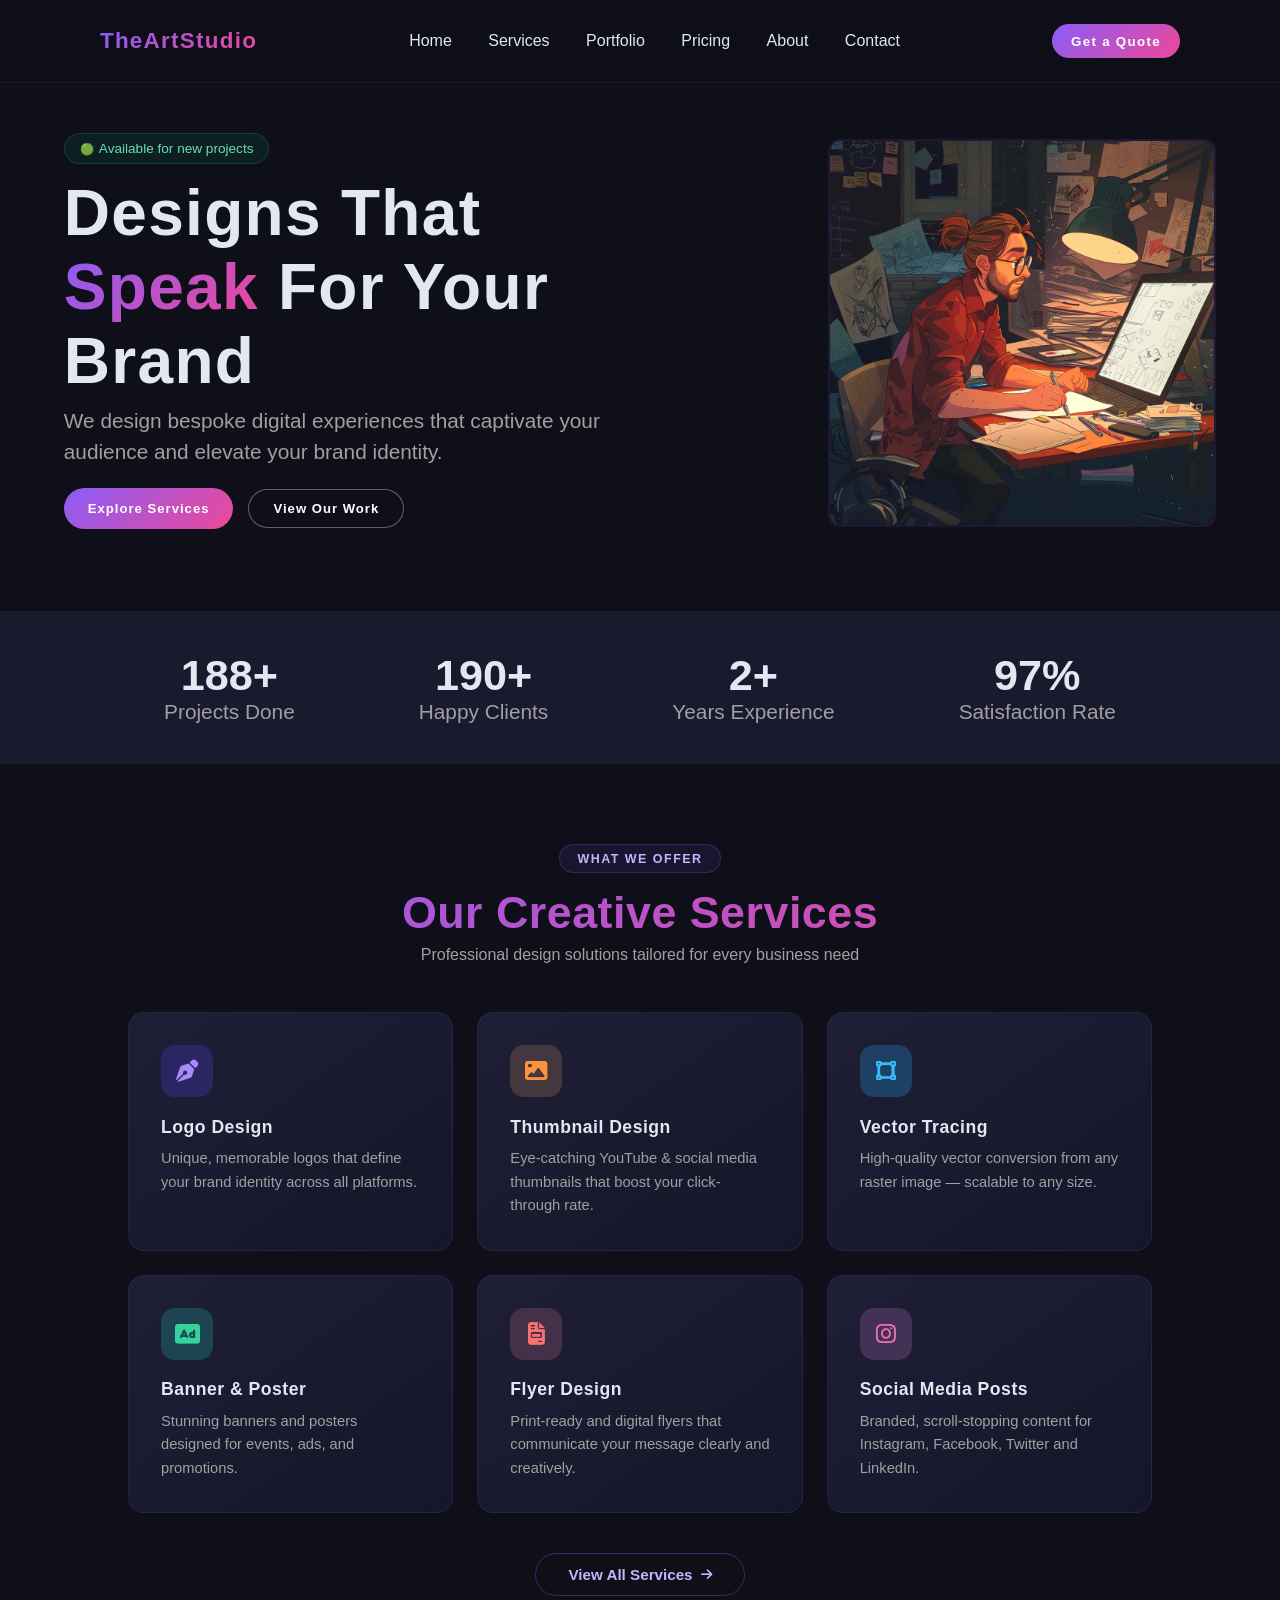
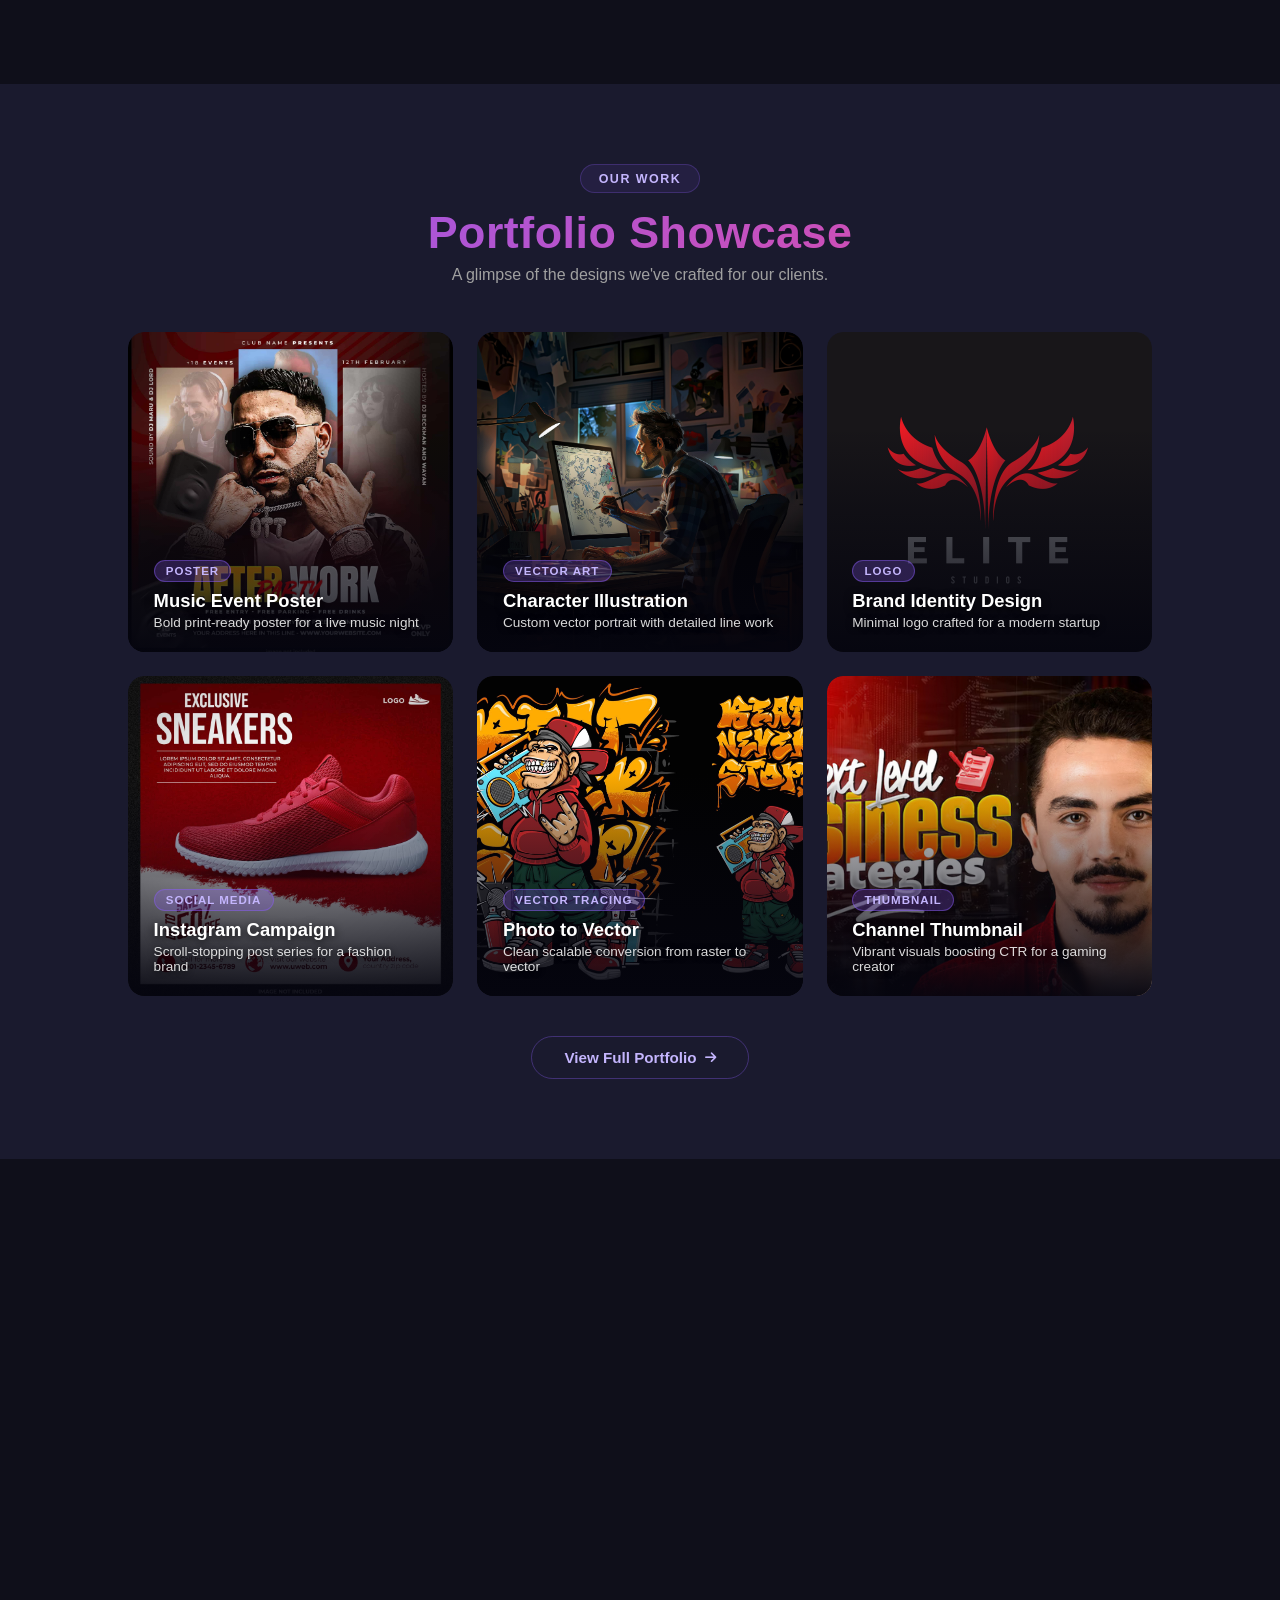
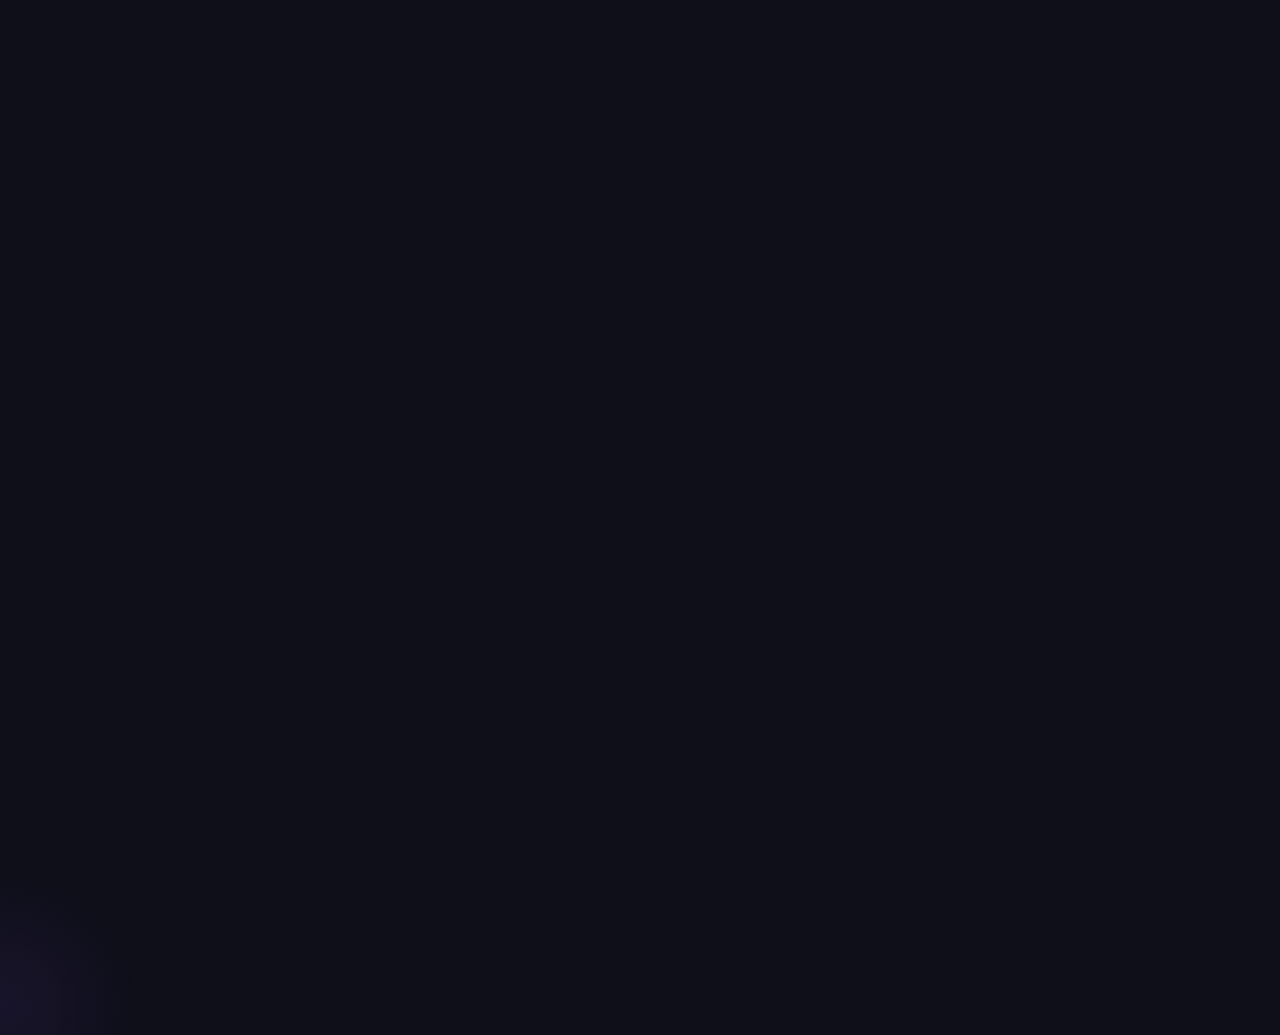
<file: index.html>
<!doctype html>
<html lang="en">

<head>
  <meta charset="UTF-8" />
  <meta name="viewport" content="width=device-width, initial-scale=1.0" />
  <title>TheArtStudio</title>
  <link rel="shortcut icon" href="img/icon.png" type="image/x-icon" />
  <link rel="stylesheet" href="style.css" />
  <link rel="stylesheet" href="https://cdnjs.cloudflare.com/ajax/libs/font-awesome/6.5.0/css/all.min.css" />
  <link rel="stylesheet" href="pages.css">
</head>

<body>
  <header>
    <nav>
      <div class="logo">TheArtStudio</div>
      <div class="menu">
        <div class="line"></div>
        <div class="line"></div>
        <div class="line"></div>
      </div>
      <ul class="navLinks">
        <li><a href="index.html">Home</a></li>
        <li><a href="services.html">Services</a></li>
        <li><a href="Portfolio.html">Portfolio</a></li>
        <li><a href="Pricing.html">Pricing</a></li>
        <li><a href="about.html">about</a></li>
        <li><a href="contact.html">Contact</a></li>
      </ul>
      <div class="nav-btn">
        <button class="navbar-btn" onclick="location.href = 'contact.html'">
          Get a Quote
        </button>
      </div>
    </nav>
  </header>
  <main>
    <!-- hero section -->
    <section class="hero-section reveal">
      <div class="hero-con">
        <div class="left-side-con">
          <span class="project-span"><small>🟢</small> Available for new projects</span>
          <h1 class="hero-heading">
            Designs That <span class="change">Speak</span> For Your Brand
          </h1>
          <p class="hero-para">
            We design bespoke digital experiences that captivate your audience
            and elevate your brand identity.
          </p>
          <div class="hero-section-btn">
            <button class="hero-btn-top" onclick="location.href = 'services.html'">
              Explore Services
            </button>
            <button class="hero-btn-bot" onclick="location.href = 'Portfolio.html'">
              View Our Work
            </button>
          </div>
        </div>
        <div class="right-side">
          <img class="hero-img" src="img/n.jpg" alt="hero-section-img" />
        </div>
      </div>
    </section>
    <!-- counter section -->
    <section class="counter reveal">
      <div class="main-counter-div">
        <div class="count">
          <h1 class="value" data-val="500" data-suffix="+">500+</h1>
          <p class="count-text">Projects Done</p>
        </div>
        <div class="count">
          <h1 class="value" data-val="200" data-suffix="+">200+</h1>
          <p class="count-text">Happy Clients</p>
        </div>
        <div class="count">
          <h1 class="value" data-val="5" data-suffix="+">5+</h1>
          <p class="count-text">Years Experience</p>
        </div>
        <div class="count">
          <h1 class="value" data-val="100" data-suffix="%">100%</h1>
          <p class="count-text">Satisfaction Rate</p>
        </div>
      </div>
    </section>
    <!-- Services section -->
    <section id="Services" class="reveal">
      <div class="heading">
        <span>What We Offer</span>
        <h1>Our Creative Services</h1>
        <p>Professional design solutions tailored for every business need</p>
      </div>
      <div class="services-main-div">
        <div class="services-inner-div">
          <i class="fa-solid fa-pen-nib add"></i>
          <h1>Logo Design</h1>
          <p>
            Unique, memorable logos that define your brand identity across all
            platforms.
          </p>
        </div>
        <div class="services-inner-div">
          <i class="fa-solid fa-image add"></i>
          <h1>Thumbnail Design</h1>
          <p>
            Eye-catching YouTube &amp; social media thumbnails that boost your
            click-through rate.
          </p>
        </div>
        <div class="services-inner-div">
          <i class="fa-solid fa-vector-square add"></i>
          <h1>Vector Tracing</h1>
          <p>
            High-quality vector conversion from any raster image — scalable to
            any size.
          </p>
        </div>
        <div class="services-inner-div">
          <i class="fa-solid fa-rectangle-ad add"></i>
          <h1>Banner &amp; Poster</h1>
          <p>
            Stunning banners and posters designed for events, ads, and
            promotions.
          </p>
        </div>
        <div class="services-inner-div">
          <i class="fa-solid fa-file-invoice add"></i>
          <h1>Flyer Design</h1>
          <p>
            Print-ready and digital flyers that communicate your message
            clearly and creatively.
          </p>
        </div>
        <div class="services-inner-div">
          <i class="fa-brands fa-instagram add"></i>
          <h1>Social Media Posts</h1>
          <p>
            Branded, scroll-stopping content for Instagram, Facebook, Twitter
            and LinkedIn.
          </p>
        </div>
      </div>
      <div class="services-btn-div">
        <button onclick="location.href = 'services.html'" class="services-btn">
          View All Services <i class="fa-solid fa-arrow-right"></i>
        </button>
      </div>
    </section>
    <!-- portfolio section -->
    <section id="portfolio" class="reveal">
      <div class="heading">
        <span>Our Work</span>
        <h1>Portfolio Showcase</h1>
        <p>A glimpse of the designs we've crafted for our clients.</p>
      </div>
      <div class="portfolio-main-div">
        <div class="portfolio-inner-div">
          <img class="portfolio-img" src="img/asa.jpg" alt="Event poster" loading="lazy" />
          <div class="portfolio-text">
            <span class="portfolio-span-tag">Poster</span>
            <h4>Music Event Poster</h4>
            <p>Bold print-ready poster for a live music night</p>
          </div>
        </div>
        <div class="portfolio-inner-div">
          <img class="portfolio-img" src="img/homem.jpg" alt="Vector character art" loading="lazy" />
          <div class="portfolio-text">
            <span class="portfolio-span-tag">Vector Art</span>
            <h4>Character Illustration</h4>
            <p>Custom vector portrait with detailed line work</p>
          </div>
        </div>
        <div class="portfolio-inner-div">
          <img class="portfolio-img" src="img/OFAAX40.jpg" alt="Logo design" loading="lazy" />
          <div class="portfolio-text">
            <span class="portfolio-span-tag">Logo</span>
            <h4>Brand Identity Design</h4>
            <p>Minimal logo crafted for a modern startup</p>
          </div>
        </div>
        <div class="portfolio-inner-div">
          <img class="portfolio-img" src="img/ssz.jpg" alt="Social media post" loading="lazy" />
          <div class="portfolio-text">
            <span class="portfolio-span-tag">Social Media</span>
            <h4>Instagram Campaign</h4>
            <p>Scroll-stopping post series for a fashion brand</p>
          </div>
        </div>
        <div class="portfolio-inner-div">
          <img class="portfolio-img" src="img/asaA.jpg" alt="Vector tracing" loading="lazy" />
          <div class="portfolio-text">
            <span class="portfolio-span-tag">Vector Tracing</span>
            <h4>Photo to Vector</h4>
            <p>Clean scalable conversion from raster to vector</p>
          </div>
        </div>
        <div class="portfolio-inner-div">
          <img class="portfolio-img" src="img/bn.png" alt="Gaming thumbnail" loading="lazy" />
          <div class="portfolio-text">
            <span class="portfolio-span-tag">Thumbnail</span>
            <h4>Channel Thumbnail</h4>
            <p>Vibrant visuals boosting CTR for a gaming creator</p>
          </div>
        </div>
      </div>
      <div class="portfolio-btn-div">
        <button onclick="location.href = 'Portfolio.html'" class="portfolio-btn">
          View Full Portfolio <i class="fa-solid fa-arrow-right"></i>
        </button>
      </div>
    </section>
    <!-- Testimonials section -->
    <section id="Testimonials" class="reveal">
      <div class="heading">
        <span>Testimonials</span>
        <h1>What Clients Say</h1>
        <p>
          Real words from the people we've had the pleasure of working with.
        </p>
      </div>
      <div class="Testimonials-main-div">
        <div class="Testimonials-inner-div">
          <div class="stars">
            <i class="fa-solid fa-star"></i><i class="fa-solid fa-star"></i><i class="fa-solid fa-star"></i><i
              class="fa-solid fa-star"></i><i class="fa-solid fa-star"></i>
          </div>
          <p>
            "The Art Studio completely transformed our brand. The logo they
            designed is iconic — our customers recognize us instantly."
          </p>
          <div class="client">
            <img src="img/pers.jpg" alt="Thomas Xavier" loading="lazy" />
            <div class="name-text">
              <h4>Thomas Xavier</h4>
              <p>CEO, NovaTech</p>
            </div>
          </div>
        </div>
        <div class="Testimonials-inner-div">
          <div class="stars">
            <i class="fa-solid fa-star"></i><i class="fa-solid fa-star"></i><i class="fa-solid fa-star"></i><i
              class="fa-solid fa-star"></i><i class="fa-solid fa-star"></i>
          </div>
          <p>
            "Our YouTube CTR doubled after switching to The Art Studio
            thumbnails. Insane quality, fast turnaround and super
            professional."
          </p>
          <div class="client">
            <img src="img/doctor1.jpg" alt="Dr. Ali Raza" loading="lazy" />
            <div class="name-text">
              <h4>Dr. Ali Raza</h4>
              <p>YouTuber, 1.2M Subs</p>
            </div>
          </div>
        </div>
        <div class="Testimonials-inner-div">
          <div class="stars">
            <i class="fa-solid fa-star"></i><i class="fa-solid fa-star"></i><i class="fa-solid fa-star"></i><i
              class="fa-solid fa-star"></i><i class="fa-solid fa-star"></i>
          </div>
          <p>
            "The social media pack they made for us gets consistent
            compliments. Our engagement went through the roof. Highly
            recommend!"
          </p>
          <div class="client">
            <img src="img/sheh.png" alt="Mia Fontaine" loading="lazy" />
            <div class="name-text">
              <h4>Mia Fontaine</h4>
              <p>Marketing Lead, Bloom Co.</p>
            </div>
          </div>
        </div>
      </div>
    </section>
    <!-- last section -->
    <section class="letter-section reveal">
      <div class="letter-section-div">
        <h1>
          Ready to Elevate <br />
          Your <span class="change">Brand?</span>
        </h1>
        <p>Let's build something amazing together. Get a free quote today.</p>
        <div class="letter-section-btn">
          <button onclick="location.href = 'contact.html'" class="letter-btn-style">
            Start Your Project <i class="fa-solid fa-arrow-right"></i>
          </button>
          <button onclick="location.href = 'Pricing.html'" class="letter-btn-normal">
            View Pricing
          </button>
        </div>
      </div>
    </section>

  </main>
  <!-- footer -->
  <footer class="reveal">
    <div class="footer">
      <div class="footer-text">
        <h1 class="logo-text">TheArtStudio</h1>
        <p>
          We create designs that captivate, convert, and leave a lasting
          impression on your audience.
        </p>
        <div class="icons">
          <i class="fa-brands fa-facebook-f"></i>
          <i class="fa-brands fa-twitter"></i>
          <i class="fa-brands fa-instagram"></i>
          <i class="fa-brands fa-linkedin-in"></i>
          <i class="fa-brands fa-youtube"></i>
        </div>
      </div>
      <div class="links">
        <div class="Pages">
          <h1>Pages</h1>
          <ul class="footer-ul">
            <li><a href="index.html">Home</a></li>
            <li><a href="services.html">Services</a></li>
            <li><a href="Portfolio.html">Portfolio</a></li>
            <li><a href="Pricing.html">Pricing</a></li>
            <li><a href="contact.html">Contact</a></li>
          </ul>
        </div>
        <div class="sers">
          <h1>Services</h1>
          <ul class="footer-ul">
            <li><a href="services.html">Logo Design</a></li>
            <li><a href="services.html">Thumbnails</a></li>
            <li><a href="services.html">Vector Tracing</a></li>
            <li><a href="services.html">Banners & Posters</a></li>
            <li><a href="services.html">Social Media</a></li>
          </ul>
        </div>
        <div class="Contact">
          <h1>Contact</h1>
          <ul class="footer-ul">
            <li>
              <a href="mailto:rohailtahir332@gmail.com">hello@pixelcraft.studio</a>
            </li>
            <li>
              <a href="http://github.com/rohail332" target="_blank">Fiverr Profile</a>
            </li>
            <li>
              <a href="https://www.linkedin.com/in/muhammad-rohail-3457432b4/" target="_blank">LinkedIn</a>
            </li>
            <li>
              <a href="http://github.com/rohail332" target="_blank">Upwork Profile</a>
            </li>
          </ul>
        </div>
      </div>
    </div>
    <hr />
    <div class="hr-con">
      <p class="footer-p">&copy; 2026 ArtStudio. All rights reserved.</p>
      <p class="footer-roo">
        Made with 💚 by
        <a href="http://github.com/rohail332" target="_blank">Rohail</a>
      </p>
    </div>
  </footer>
  <script src="app.js"></script>
</body>

</html>
</file>
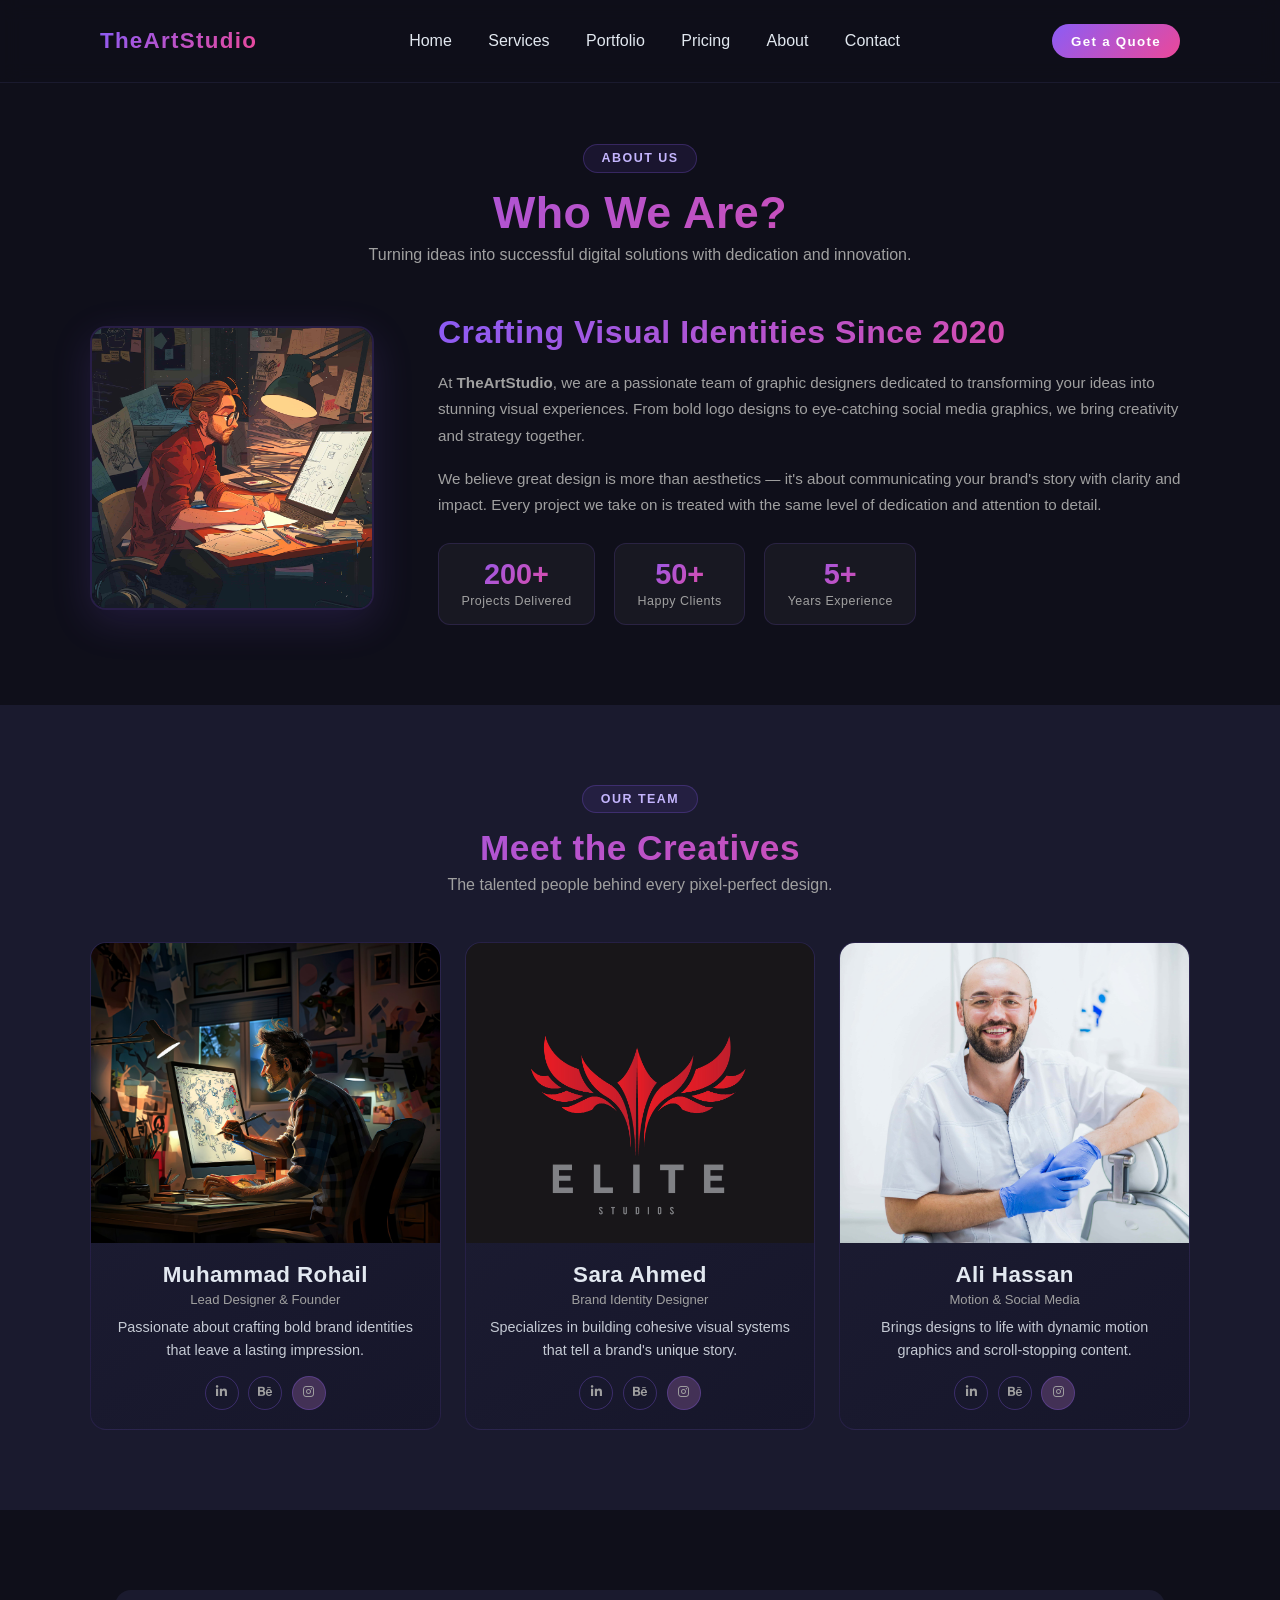
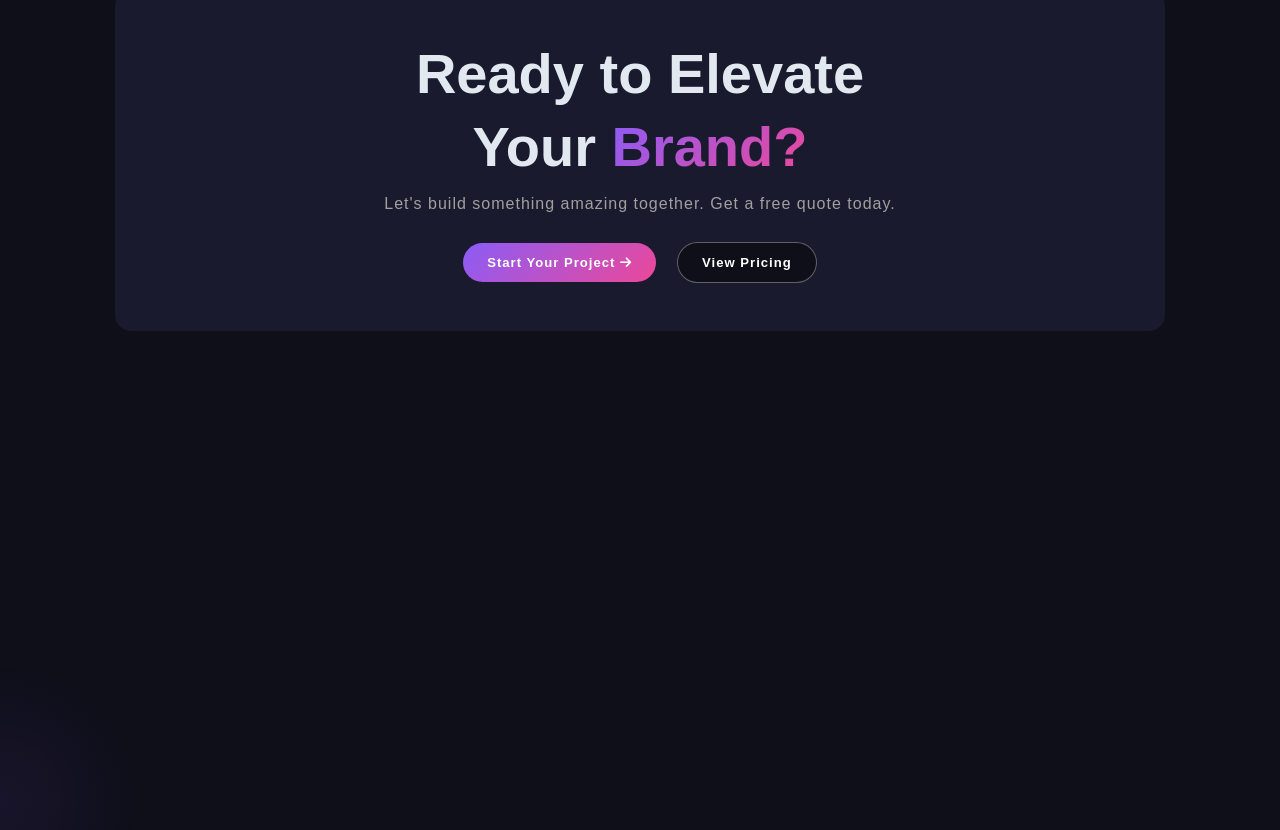
<file: about.html>
<!DOCTYPE html>
<html lang="en">
<head>
    <meta charset="UTF-8">
    <meta name="viewport" content="width=device-width, initial-scale=1.0">
    <title>About - TheArtStudio</title>
    <link rel="shortcut icon" href="img/icon.png" type="image/x-icon" />
    <link rel="stylesheet" href="style.css" />
      <link rel="stylesheet" href="https://cdnjs.cloudflare.com/ajax/libs/font-awesome/6.5.0/css/all.min.css" />
      <link rel="stylesheet" href="pages.css">
</head>
<body>
    <header>
      <nav>
        <div class="logo">TheArtStudio</div>
        <div class="menu">
          <div class="line"></div>
          <div class="line"></div>
          <div class="line"></div>
        </div>
        <ul class="navLinks">
          <li><a href="index.html">Home</a></li>
          <li><a href="services.html">Services</a></li>
          <li><a href="Portfolio.html">Portfolio</a></li>
          <li><a href="Pricing.html">Pricing</a></li>
          <li><a href="about.html">about</a></li>
          <li><a href="contact.html">Contact</a></li>
        </ul>
        <div class="nav-btn">
          <button class="navbar-btn" onclick="location.href = 'contact.html'">
            Get a Quote
          </button>
        </div>
      </nav>
    </header>
<!-- main -->
 <main>
    <section id="about-page" class="reveal">
        <div class="heading">
                <span>About Us</span>
                <h1>Who We Are?</h1>
                <p>Turning ideas into successful digital solutions with dedication and innovation.</p>
            </div>
            <div class="about-text-div">
                <img src="img/n.jpg" alt="About TheArtStudio" class="about-section-img">
                <div class="about-content">
                    <h2>Crafting Visual Identities Since 2020</h2>
                    <p>At <strong>TheArtStudio</strong>, we are a passionate team of graphic designers dedicated to transforming your ideas into stunning visual experiences. From bold logo designs to eye-catching social media graphics, we bring creativity and strategy together.</p>
                    <p>We believe great design is more than aesthetics — it's about communicating your brand's story with clarity and impact. Every project we take on is treated with the same level of dedication and attention to detail.</p>
                    <div class="about-stats">
                        <div class="about-stat">
                            <h3>200+</h3>
                            <span>Projects Delivered</span>
                        </div>
                        <div class="about-stat">
                            <h3>50+</h3>
                            <span>Happy Clients</span>
                        </div>
                        <div class="about-stat">
                            <h3>5+</h3>
                            <span>Years Experience</span>
                        </div>
                    </div>
                </div>
            </div>

    <section id="team-section" class="reveal">
        <div class="heading">
            <span>Our Team</span>
            <h1>Meet the Creatives</h1>
            <p>The talented people behind every pixel-perfect design.</p>
        </div>
        <div class="team-div">
            <div class="team-card">
                <img src="img/homem.jpg" alt="Team Member">
                <div class="team-info">
                    <h3>Muhammad Rohail</h3>
                    <span>Lead Designer & Founder</span>
                    <p class="team-para">Passionate about crafting bold brand identities that leave a lasting impression.</p>
                    <div class="team-icons">
                        <i class="fa-brands fa-linkedin-in"></i>
                        <i class="fa-brands fa-behance"></i>
                        <i class="fa-brands fa-instagram"></i>
                    </div>
                </div>
            </div>
            <div class="team-card">
                <img src="img/OFAAX40.jpg" alt="Team Member">
                <div class="team-info">
                    <h3>Sara Ahmed</h3>
                    <span>Brand Identity Designer</span>
                    <p class="team-para">Specializes in building cohesive visual systems that tell a brand's unique story.</p>
                    <div class="team-icons">
                        <i class="fa-brands fa-linkedin-in"></i>
                        <i class="fa-brands fa-behance"></i>
                        <i class="fa-brands fa-instagram"></i>
                    </div>
                </div>
            </div>
            <div class="team-card last">
                <img src="img/doctor1.jpg" alt="Team Member">
                <div class="team-info">
                    <h3>Ali Hassan</h3>
                    <span>Motion & Social Media</span>
                    <p class="team-para">Brings designs to life with dynamic motion graphics and scroll-stopping content.</p>
                    <div class="team-icons">
                        <i class="fa-brands fa-linkedin-in"></i>
                        <i class="fa-brands fa-behance"></i>
                        <i class="fa-brands fa-instagram"></i>
                    </div>
                </div>
            </div>
        </div>
    </section>

     <!-- last section -->
    <section class="letter-section reveal">
      <div class="letter-section-div">
        <h1>
          Ready to Elevate <br />
          Your <span class="change">Brand?</span>
        </h1>
        <p>Let's build something amazing together. Get a free quote today.</p>
        <div class="letter-section-btn">
          <button onclick="location.href = 'contact.html'" class="letter-btn-style">
            Start Your Project <i class="fa-solid fa-arrow-right"></i>
          </button>
          <button onclick="location.href = 'Pricing.html'" class="letter-btn-normal">
            View Pricing
          </button>
        </div>
      </div>
    </section>
 </main>
<!-- footer -->
    <footer class="reveal">
        <div class="footer">
            <div class="footer-text">
                <h1 class="logo-text">TheArtStudio</h1>
                <p>
                    We create designs that captivate, convert, and leave a lasting
                    impression on your audience.
                </p>
                <div class="icons">
                    <i class="fa-brands fa-facebook-f"></i>
                    <i class="fa-brands fa-twitter"></i>
                    <i class="fa-brands fa-instagram"></i>
                    <i class="fa-brands fa-linkedin-in"></i>
                    <i class="fa-brands fa-youtube"></i>
                </div>
            </div>
            <div class="links">
                <div class="Pages">
                    <h1>Pages</h1>
                    <ul class="footer-ul">
                        <li><a href="index.html">Home</a></li>
                        <li><a href="services.html">Services</a></li>
                        <li><a href="Portfolio.html">Portfolio</a></li>
                        <li><a href="Pricing.html">Pricing</a></li>
                        <li><a href="contact.html">Contact</a></li>
                    </ul>
                </div>
                <div class="sers">
                    <h1>Services</h1>
                    <ul class="footer-ul">
                        <li><a href="services.html">Logo Design</a></li>
                        <li><a href="services.html">Thumbnails</a></li>
                        <li><a href="services.html">Vector Tracing</a></li>
                        <li><a href="services.html">Banners & Posters</a></li>
                        <li><a href="services.html">Social Media</a></li>
                    </ul>
                </div>
                <div class="Contact">
                    <h1>Contact</h1>
                    <ul class="footer-ul">
                        <li>
                            <a href="mailto:rohailtahir332@gmail.com">hello@pixelcraft.studio</a>
                        </li>
                        <li>
                            <a href="http://github.com/rohail332" target="_blank">Fiverr Profile</a>
                        </li>
                        <li>
                            <a href="https://www.linkedin.com/in/muhammad-rohail-3457432b4/"
                                target="_blank">LinkedIn</a>
                        </li>
                        <li>
                            <a href="http://github.com/rohail332" target="_blank">Upwork Profile</a>
                        </li>
                    </ul>
                </div>
            </div>
        </div>
        <hr />
        <div class="hr-con">
            <p class="footer-p">&copy; 2026 ArtStudio. All rights reserved.</p>
            <p class="footer-roo">
                Made with 💚 by
                <a href="http://github.com/rohail332" target="_blank">Rohail</a>
            </p>
        </div>
    </footer>
    <script src="app.js"></script>
</body>
</html>
</file>
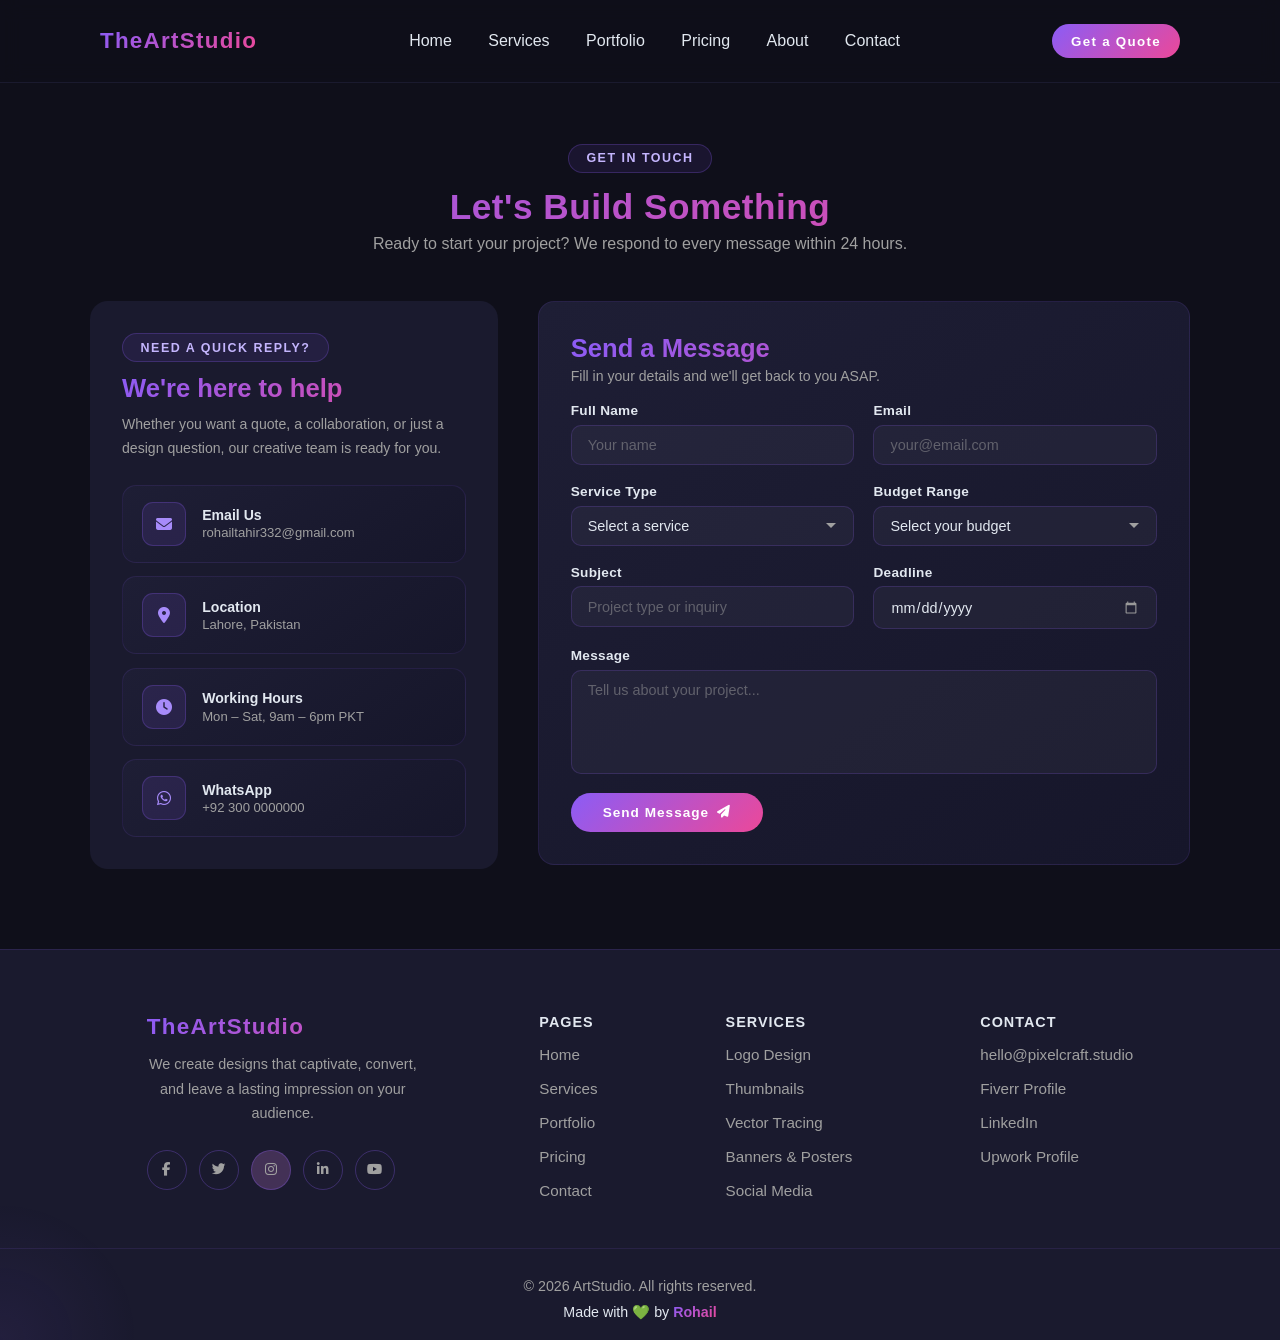
<file: contact.html>
<!DOCTYPE html>
<html lang="en">

<head>
    <meta charset="UTF-8">
    <meta name="viewport" content="width=device-width, initial-scale=1.0">
    <title>Contact - TheArtStudio</title>
    <link rel="shortcut icon" href="img/icon.png" type="image/x-icon">
    <link rel="stylesheet" href="style.css">
    <link rel="stylesheet" href="https://cdnjs.cloudflare.com/ajax/libs/font-awesome/6.5.0/css/all.min.css">
    <link rel="stylesheet" href="pages.css">
</head>

<body>
    <header>
        <nav>
            <div class="logo">TheArtStudio</div>
            <div class="menu">
                <div class="line"></div>
                <div class="line"></div>
                <div class="line"></div>
            </div>
            <ul class="navLinks">
                <li><a href="index.html">Home</a></li>
                <li><a href="services.html">Services</a></li>
                <li><a href="Portfolio.html">Portfolio</a></li>
                <li><a href="Pricing.html">Pricing</a></li>
                <li><a href="about.html">About</a></li>
                <li><a href="contact.html">Contact</a></li>
            </ul>
            <div class="nav-btn">
                <button class="navbar-btn" onclick="location.href = 'contact.html'">Get a Quote</button>
            </div>
        </nav>
    </header>

    <main>
        <section id="contact-page" class="reveal">
            <div class="heading">
                <span> Get In Touch </span>
                <h1>Let's Build Something</h1>
                <p>Ready to start your project? We respond to every message within 24 hours.</p>
            </div>
            <div class="contact-div">
                <!-- left -->
                <div class="contact-left">
                    <div class="info-card-heading">
                        <span class="about-tag">Need a Quick Reply?</span>
                        <h2>We're here to help</h2>
                        <p>Whether you want a quote, a collaboration, or just a design question, our creative team is ready for you.</p>
                    </div>
                    <div class="contact-info">
                        <div class="contact-card">
                            <div class="contact-icon"><i class="fa-solid fa-envelope"></i></div>
                            <div>
                                <h4>Email Us</h4>
                                <p>rohailtahir332@gmail.com</p>
                            </div>
                        </div>
                        <div class="contact-card">
                            <div class="contact-icon"><i class="fa-solid fa-location-dot"></i></div>
                            <div>
                                <h4>Location</h4>
                                <p>Lahore, Pakistan</p>
                            </div>
                        </div>
                        <div class="contact-card">
                            <div class="contact-icon"><i class="fa-solid fa-clock"></i></div>
                            <div>
                                <h4>Working Hours</h4>
                                <p>Mon – Sat, 9am – 6pm PKT</p>
                            </div>
                        </div>
                        <div class="contact-card">
                            <div class="contact-icon"><i class="fa-brands fa-whatsapp"></i></div>
                            <div>
                                <h4>WhatsApp</h4>
                                <p>+92 300 0000000</p>
                            </div>
                        </div>
                    </div>
                </div>
                <!-- right -->
                <div class="contact-right">
                  <form class="contact-form">
                      <div class="form-heading">
                          <h2>Send a Message</h2>
                          <p>Fill in your details and we'll get back to you ASAP.</p>
                      </div>
                        <div class="form-row">
                            <div class="form-group">
                                <label>Full Name</label>
                                <input type="text" placeholder="Your name" />
                            </div>
                            <div class="form-group">
                                <label>Email</label>
                                <input type="email" placeholder="your@email.com" />
                            </div>
                        </div>
                        <div class="form-row">
                            <div class="form-group">
                                <label>Service Type</label>
                                <select>
                                    <option value="" disabled selected>Select a service</option>
                                    <option>Logo Design</option>
                                    <option>Thumbnail Design</option>
                                    <option>Vector Tracing</option>
                                    <option>Banner & Poster</option>
                                    <option>Social Media Graphics</option>
                                    <option>Other</option>
                                </select>
                            </div>
                            <div class="form-group">
                                <label>Budget Range</label>
                                <select>
                                    <option value="" disabled selected>Select your budget</option>
                                    <option>Under $50</option>
                                    <option>$50 – $100</option>
                                    <option>$100 – $250</option>
                                    <option>$250 – $500</option>
                                    <option>$500+</option>
                                </select>
                            </div>
                        </div>
                        <div class="form-row">
                            <div class="form-group">
                                <label>Subject</label>
                                <input type="text" placeholder="Project type or inquiry" />
                            </div>
                            <div class="form-group">
                                <label>Deadline</label>
                                <input type="date" />
                            </div>
                        </div>
                        <div class="form-group">
                            <label>Message</label>
                            <textarea rows="5" placeholder="Tell us about your project..."></textarea>
                        </div>
                        <div class="contact-btn-div">
                      <button type="submit" class="contact-submit-btn">Send Message <i class="fa-solid fa-paper-plane"></i></button>
                          </div>
                    </form>
                </div>
            </div>
        </section>
    </main>

    <footer class="reveal">
        <div class="footer">
            <div class="footer-text">
                <h1 class="logo-text">TheArtStudio</h1>
                <p>We create designs that captivate, convert, and leave a lasting impression on your audience.</p>
                <div class="icons">
                    <i class="fa-brands fa-facebook-f"></i>
                    <i class="fa-brands fa-twitter"></i>
                    <i class="fa-brands fa-instagram"></i>
                    <i class="fa-brands fa-linkedin-in"></i>
                    <i class="fa-brands fa-youtube"></i>
                </div>
            </div>
            <div class="links">
                <div class="Pages">
                    <h1>Pages</h1>
                    <ul class="footer-ul">
                        <li><a href="index.html">Home</a></li>
                        <li><a href="services.html">Services</a></li>
                        <li><a href="Portfolio.html">Portfolio</a></li>
                        <li><a href="Pricing.html">Pricing</a></li>
                        <li><a href="contact.html">Contact</a></li>
                    </ul>
                </div>
                <div class="sers">
                    <h1>Services</h1>
                    <ul class="footer-ul">
                        <li><a href="services.html">Logo Design</a></li>
                        <li><a href="services.html">Thumbnails</a></li>
                        <li><a href="services.html">Vector Tracing</a></li>
                        <li><a href="services.html">Banners & Posters</a></li>
                        <li><a href="services.html">Social Media</a></li>
                    </ul>
                </div>
                <div class="Contact">
                    <h1>Contact</h1>
                    <ul class="footer-ul">
                        <li><a href="mailto:rohailtahir332@gmail.com">hello@pixelcraft.studio</a></li>
                        <li><a href="http://github.com/rohail332" target="_blank">Fiverr Profile</a></li>
                        <li><a href="https://www.linkedin.com/in/muhammad-rohail-3457432b4/" target="_blank">LinkedIn</a></li>
                        <li><a href="http://github.com/rohail332" target="_blank">Upwork Profile</a></li>
                    </ul>
                </div>
            </div>
        </div>
        <hr />
        <div class="hr-con">
            <p class="footer-p">&copy; 2026 ArtStudio. All rights reserved.</p>
            <p class="footer-roo">Made with 💚 by <a href="http://github.com/rohail332" target="_blank">Rohail</a></p>
        </div>
    </footer>

    <script src="app.js"></script>
</body>

</html>
</file>
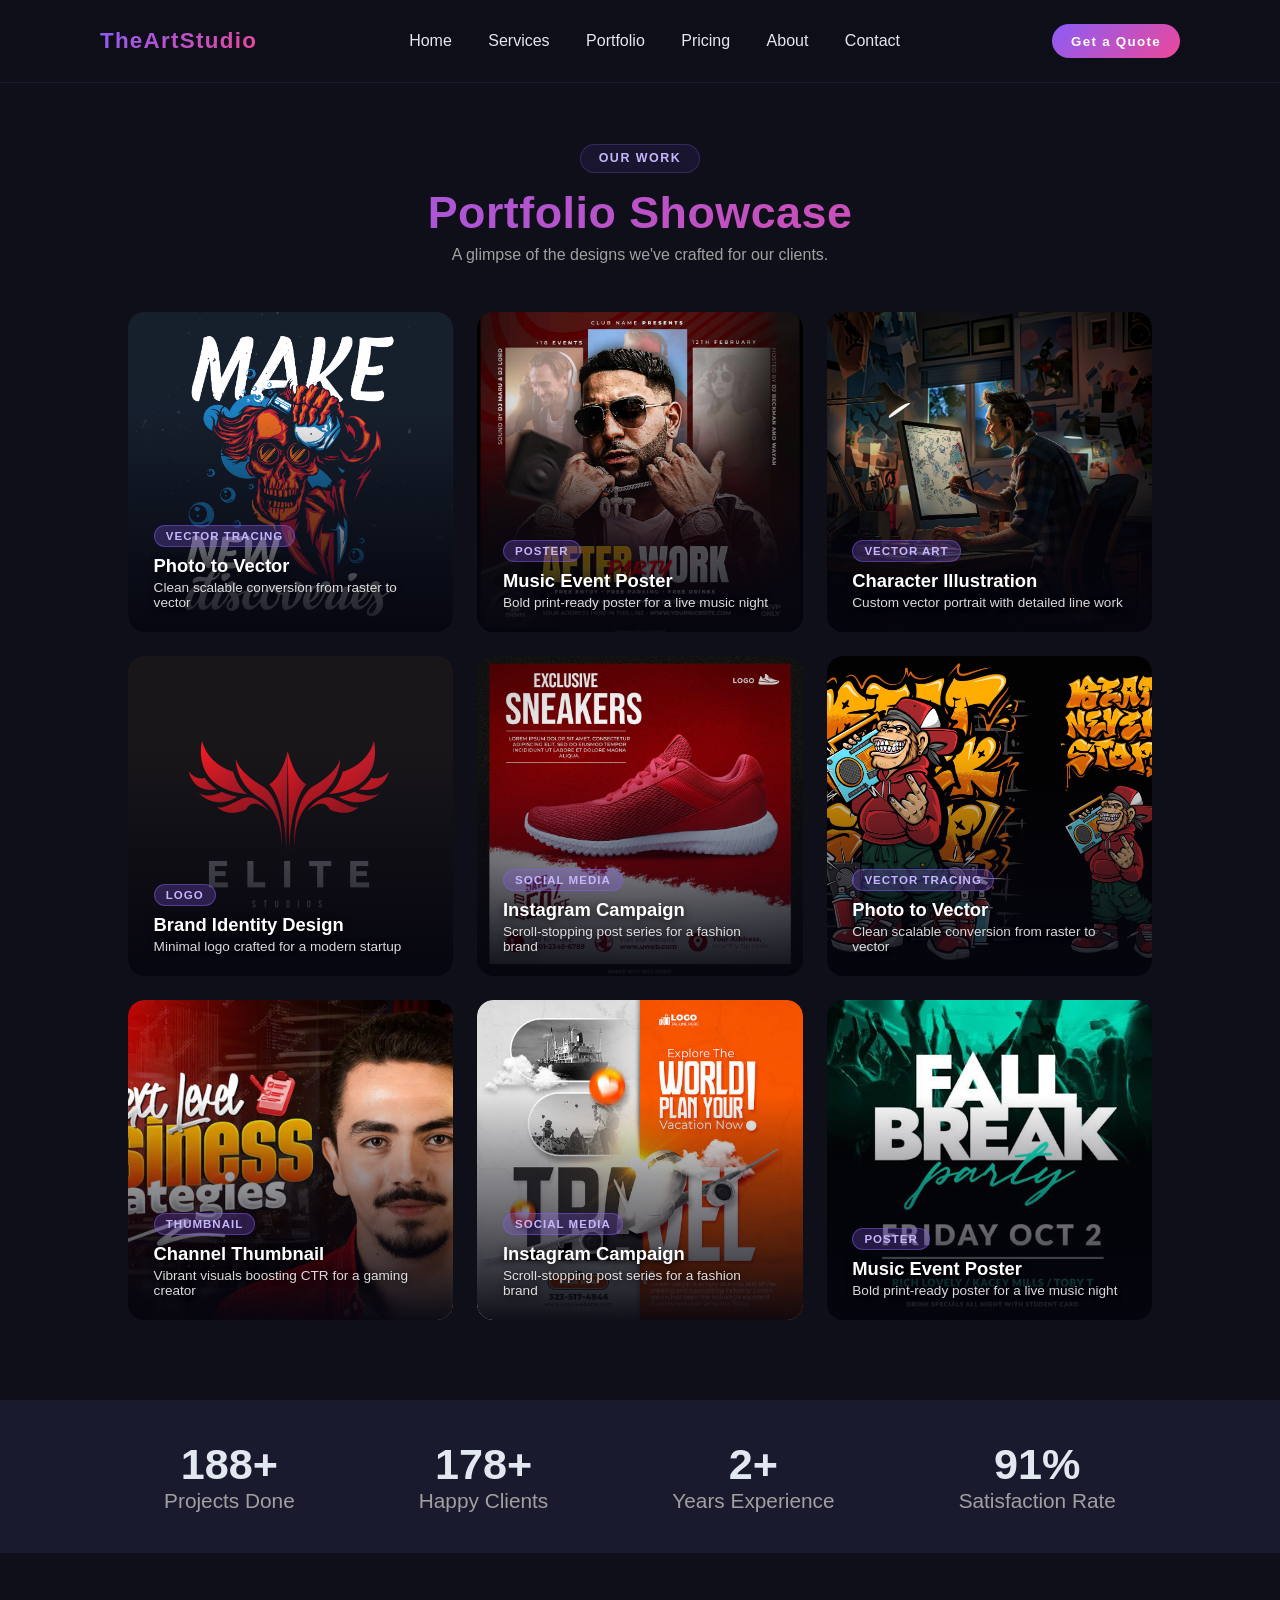
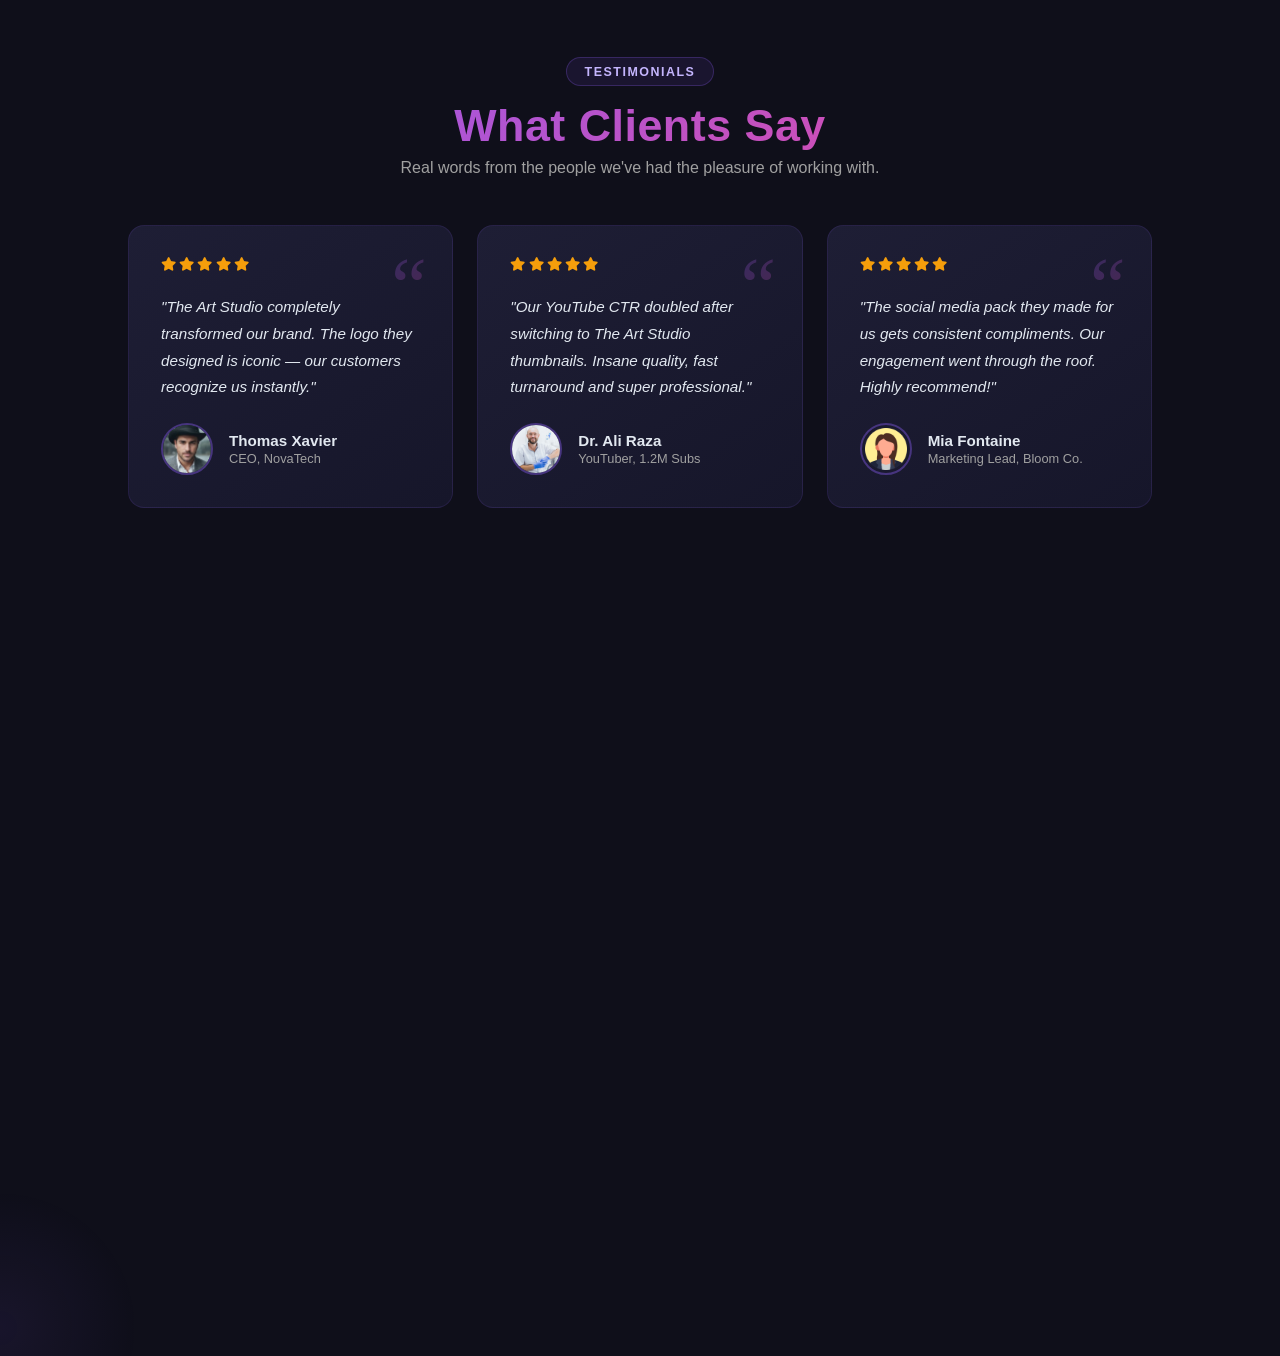
<file: Portfolio.html>
<!doctype html>
<html lang="en">

<head>
    <meta charset="UTF-8" />
    <meta name="viewport" content="width=device-width, initial-scale=1.0" />
    <title>Portfolio - TheArtStudio</title>
    <link rel="shortcut icon" href="img/icon.png" type="image/x-icon" />
    <link rel="stylesheet" href="style.css" />
    <link rel="stylesheet" href="https://cdnjs.cloudflare.com/ajax/libs/font-awesome/6.5.0/css/all.min.css" />
    <link rel="stylesheet" href="pages.css" />
</head>

<body>
    <header>
        <nav>
            <div class="logo">TheArtStudio</div>
            <div class="menu">
                <div class="line"></div>
                <div class="line"></div>
                <div class="line"></div>
            </div>
            <ul class="navLinks">
                <li><a href="index.html">Home</a></li>
                <li><a href="services.html">Services</a></li>
                <li><a href="Portfolio.html">Portfolio</a></li>
                <li><a href="Pricing.html">Pricing</a></li>
                <li><a href="about.html">about</a></li>
                <li><a href="contact.html">Contact</a></li>
            </ul>
            <div class="nav-btn">
                <button class="navbar-btn" onclick="location.href = 'contact.html'">
                    Get a Quote
                </button>
            </div>
        </nav>
    </header>
    <!-- main -->
    <main>
        <!-- portfolio section -->
        <section id="portfolio-page" class="reveal">
            <div class="heading">
                <span>Our Work</span>
                <h1>Portfolio Showcase</h1>
                <p>A glimpse of the designs we've crafted for our clients.</p>
            </div>
            <div class="portfolio-main-div">
                <div class="portfolio-inner-div">
                    <img class="portfolio-img" src="img/xas.jpg" alt="Gaming thumbnail" />
                    <div class="portfolio-text">
                        <span class="portfolio-span-tag">Vector Tracing</span>
                        <h4>Photo to Vector</h4>
                        <p>Clean scalable conversion from raster to vector</p>
                    </div>
                </div>
                <div class="portfolio-inner-div">
                    <img class="portfolio-img" src="img/asa.jpg" alt="Event poster" />
                    <div class="portfolio-text">
                        <span class="portfolio-span-tag">Poster</span>
                        <h4>Music Event Poster</h4>
                        <p>Bold print-ready poster for a live music night</p>
                    </div>
                </div>
                <div class="portfolio-inner-div">
                    <img class="portfolio-img" src="img/homem.jpg" alt="Vector character art" />
                    <div class="portfolio-text">
                        <span class="portfolio-span-tag">Vector Art</span>
                        <h4>Character Illustration</h4>
                        <p>Custom vector portrait with detailed line work</p>
                    </div>
                </div>
                <div class="portfolio-inner-div">
                    <img class="portfolio-img" src="img/OFAAX40.jpg" alt="Logo design" />
                    <div class="portfolio-text">
                        <span class="portfolio-span-tag">Logo</span>
                        <h4>Brand Identity Design</h4>
                        <p>Minimal logo crafted for a modern startup</p>
                    </div>
                </div>
                <div class="portfolio-inner-div">
                    <img class="portfolio-img" src="img/ssz.jpg" alt="Social media post" />
                    <div class="portfolio-text">
                        <span class="portfolio-span-tag">Social Media</span>
                        <h4>Instagram Campaign</h4>
                        <p>Scroll-stopping post series for a fashion brand</p>
                    </div>
                </div>
                <div class="portfolio-inner-div">
                    <img class="portfolio-img" src="img/asaA.jpg" alt="Vector tracing"  />
                    <div class="portfolio-text">
                        <span class="portfolio-span-tag">Vector Tracing</span>
                        <h4>Photo to Vector</h4>
                        <p>Clean scalable conversion from raster to vector</p>
                    </div>
                </div>
                <div class="portfolio-inner-div">
                    <img class="portfolio-img" src="img/bn.png" alt="Gaming thumbnail"  />
                    <div class="portfolio-text">
                        <span class="portfolio-span-tag">Thumbnail</span>
                        <h4>Channel Thumbnail</h4>
                        <p>Vibrant visuals boosting CTR for a gaming creator</p>
                    </div>
                </div>

                <div class="portfolio-inner-div">
                    <img class="portfolio-img" src="img/post.jpeg" alt="Gaming thumbnail"  />
                    <div class="portfolio-text">
                        <span class="portfolio-span-tag">Social Media</span>
                        <h4>Instagram Campaign</h4>
                        <p>Scroll-stopping post series for a fashion brand</p>
                    </div>
                </div>
                <div class="portfolio-inner-div">
                    <img class="portfolio-img" src="img/poster.jpeg" alt="Gaming thumbnail" />
                    <div class="portfolio-text">
                        <span class="portfolio-span-tag">Poster</span>
                        <h4>Music Event Poster</h4>
                        <p>Bold print-ready poster for a live music night</p>
                    </div>
                </div>
            </div>
        </section>
        <!-- counter section -->
        <section class="counter reveal">
            <div class="main-counter-div">
                <div class="count">
                    <h1 class="value" data-val="500" data-suffix="+">500+</h1>
                    <p class="count-text">Projects Done</p>
                </div>
                <div class="count">
                    <h1 class="value" data-val="200" data-suffix="+">200+</h1>
                    <p class="count-text">Happy Clients</p>
                </div>
                <div class="count">
                    <h1 class="value" data-val="5" data-suffix="+">5+</h1>
                    <p class="count-text">Years Experience</p>
                </div>
                <div class="count">
                    <h1 class="value" data-val="100" data-suffix="%">100%</h1>
                    <p class="count-text">Satisfaction Rate</p>
                </div>
            </div>
        </section>
        <!-- Testimonials section -->
        <section id="Testimonials" class="reveal">
            <div class="heading">
                <span>Testimonials</span>
                <h1>What Clients Say</h1>
                <p>
                    Real words from the people we've had the pleasure of working with.
                </p>
            </div>
            <div class="Testimonials-main-div">
                <div class="Testimonials-inner-div">
                    <div class="stars">
                        <i class="fa-solid fa-star"></i><i class="fa-solid fa-star"></i><i
                            class="fa-solid fa-star"></i><i class="fa-solid fa-star"></i><i
                            class="fa-solid fa-star"></i>
                    </div>
                    <p>
                        "The Art Studio completely transformed our brand. The logo they
                        designed is iconic — our customers recognize us instantly."
                    </p>
                    <div class="client">
                        <img src="img/pers.jpg" alt="Thomas Xavier" loading="lazy" />
                        <div class="name-text">
                            <h4>Thomas Xavier</h4>
                            <p>CEO, NovaTech</p>
                        </div>
                    </div>
                </div>
                <div class="Testimonials-inner-div">
                    <div class="stars">
                        <i class="fa-solid fa-star"></i><i class="fa-solid fa-star"></i><i
                            class="fa-solid fa-star"></i><i class="fa-solid fa-star"></i><i
                            class="fa-solid fa-star"></i>
                    </div>
                    <p>
                        "Our YouTube CTR doubled after switching to The Art Studio
                        thumbnails. Insane quality, fast turnaround and super
                        professional."
                    </p>
                    <div class="client">
                        <img src="img/doctor1.jpg" alt="Dr. Ali Raza" loading="lazy" />
                        <div class="name-text">
                            <h4>Dr. Ali Raza</h4>
                            <p>YouTuber, 1.2M Subs</p>
                        </div>
                    </div>
                </div>
                <div class="Testimonials-inner-div">
                    <div class="stars">
                        <i class="fa-solid fa-star"></i><i class="fa-solid fa-star"></i><i
                            class="fa-solid fa-star"></i><i class="fa-solid fa-star"></i><i
                            class="fa-solid fa-star"></i>
                    </div>
                    <p>
                        "The social media pack they made for us gets consistent
                        compliments. Our engagement went through the roof. Highly
                        recommend!"
                    </p>
                    <div class="client">
                        <img src="img/sheh.png" alt="Mia Fontaine" loading="lazy" />
                        <div class="name-text">
                            <h4>Mia Fontaine</h4>
                            <p>Marketing Lead, Bloom Co.</p>
                        </div>
                    </div>
                </div>
            </div>
        </section>
        <!-- last section -->
        <section class="letter-section reveal">
            <div class="letter-section-div">
                <h1>Like <span class="change">What</span> You See?</h1>
                <p>Let's create something incredible for your brand too.</p>
                <div class="letter-section-btn">
                    <button onclick="location.href = 'contact.html'" class="letter-btn-style">
                        Start Your Project <i class="fa-solid fa-arrow-right"></i>
                    </button>
                    <button onclick="location.href = 'Pricing.html'" class="letter-btn-normal">
                        View Pricing
                    </button>
                </div>
            </div>
        </section>
    </main>

    <!-- footer -->
    <footer class="reveal">
        <div class="footer">
            <div class="footer-text">
                <h1 class="logo-text">TheArtStudio</h1>
                <p>
                    We create designs that captivate, convert, and leave a lasting
                    impression on your audience.
                </p>
                <div class="icons">
                    <i class="fa-brands fa-facebook-f"></i>
                    <i class="fa-brands fa-twitter"></i>
                    <i class="fa-brands fa-instagram"></i>
                    <i class="fa-brands fa-linkedin-in"></i>
                    <i class="fa-brands fa-youtube"></i>
                </div>
            </div>
            <div class="links">
                <div class="Pages">
                    <h1>Pages</h1>
                    <ul class="footer-ul">
                        <li><a href="index.html">Home</a></li>
                        <li><a href="services.html">Services</a></li>
                        <li><a href="Portfolio.html">Portfolio</a></li>
                        <li><a href="Pricing.html">Pricing</a></li>
                        <li><a href="contact.html">Contact</a></li>
                    </ul>
                </div>
                <div class="sers">
                    <h1>Services</h1>
                    <ul class="footer-ul">
                        <li><a href="services.html">Logo Design</a></li>
                        <li><a href="services.html">Thumbnails</a></li>
                        <li><a href="services.html">Vector Tracing</a></li>
                        <li><a href="services.html">Banners & Posters</a></li>
                        <li><a href="services.html">Social Media</a></li>
                    </ul>
                </div>
                <div class="Contact">
                    <h1>Contact</h1>
                    <ul class="footer-ul">
                        <li>
                            <a href="mailto:rohailtahir332@gmail.com">hello@pixelcraft.studio</a>
                        </li>
                        <li>
                            <a href="http://github.com/rohail332" target="_blank">Fiverr Profile</a>
                        </li>
                        <li>
                            <a href="https://www.linkedin.com/in/muhammad-rohail-3457432b4/"
                                target="_blank">LinkedIn</a>
                        </li>
                        <li>
                            <a href="http://github.com/rohail332" target="_blank">Upwork Profile</a>
                        </li>
                    </ul>
                </div>
            </div>
        </div>
        <hr />
        <div class="hr-con">
            <p class="footer-p">&copy; 2026 ArtStudio. All rights reserved.</p>
            <p class="footer-roo">
                Made with 💚 by
                <a href="http://github.com/rohail332" target="_blank">Rohail</a>
            </p>
        </div>
    </footer>
    <script src="app.js"></script>
</body>

</html>
</file>
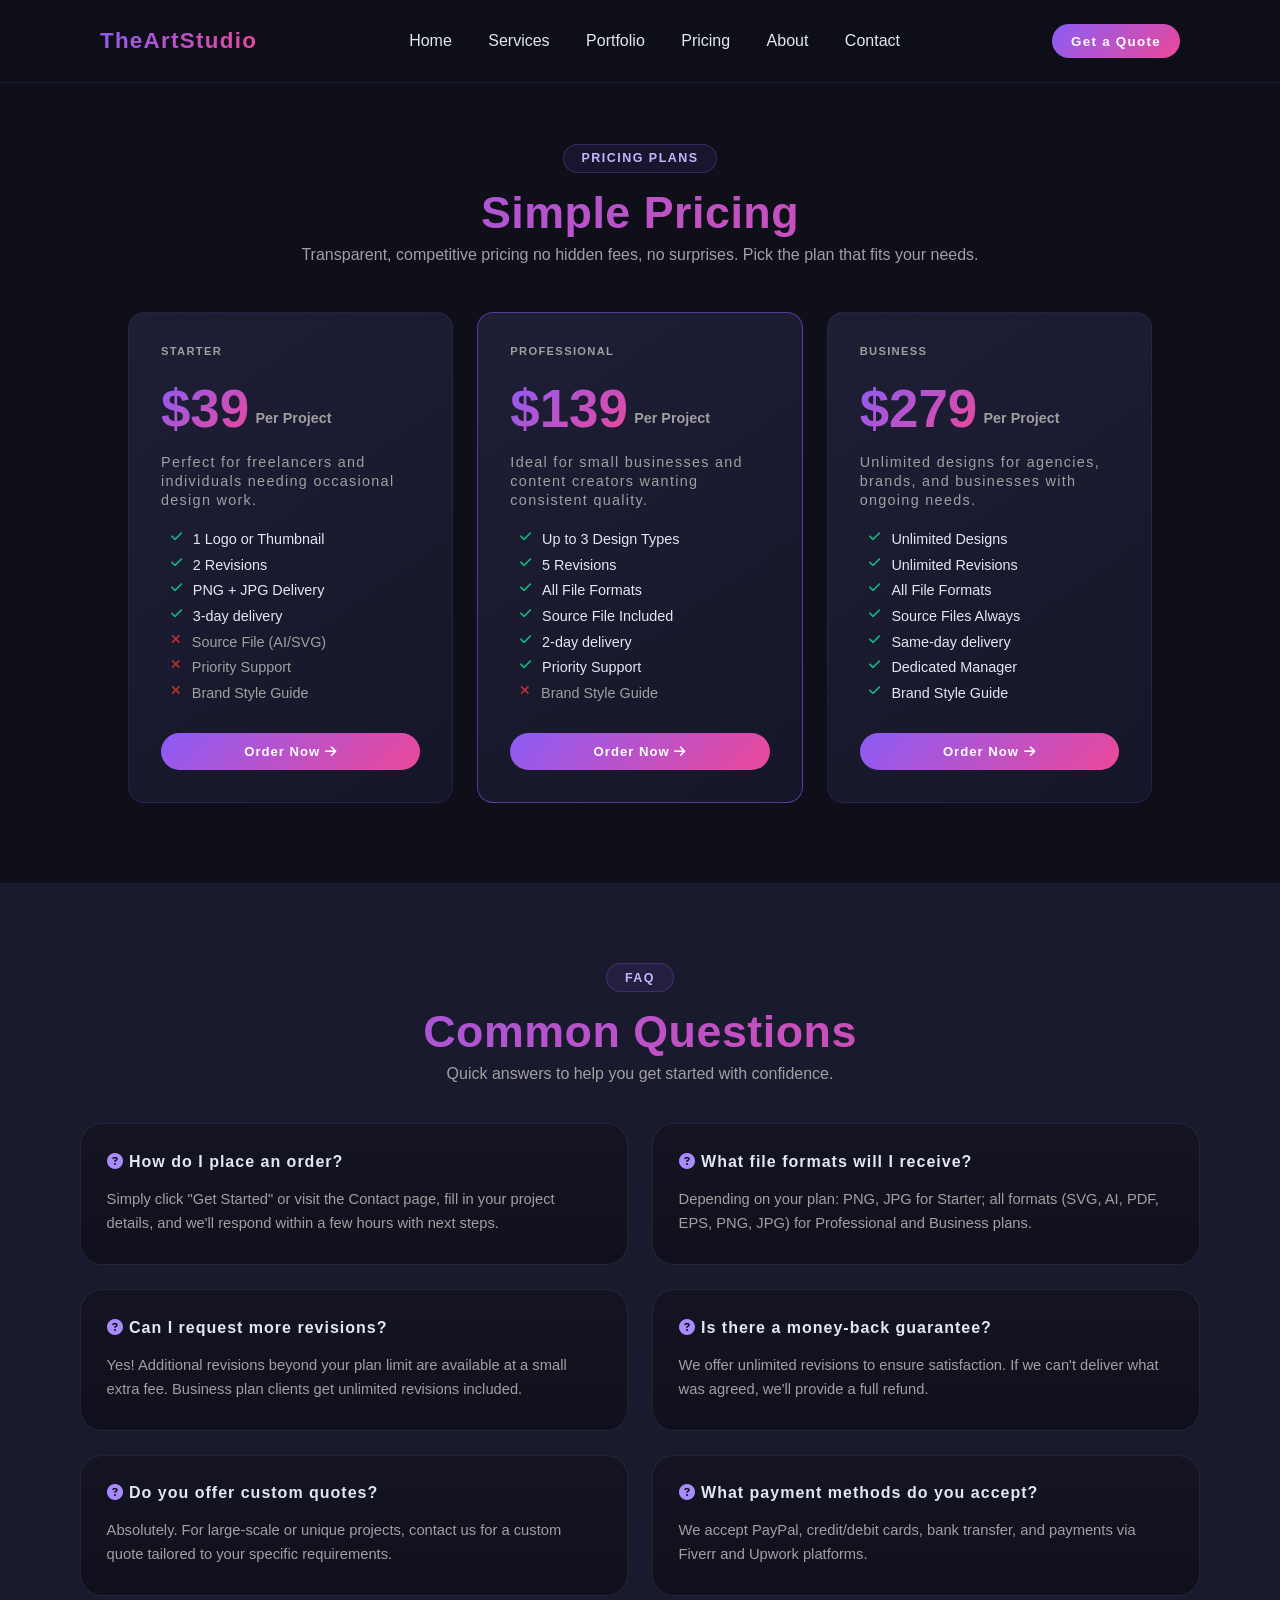
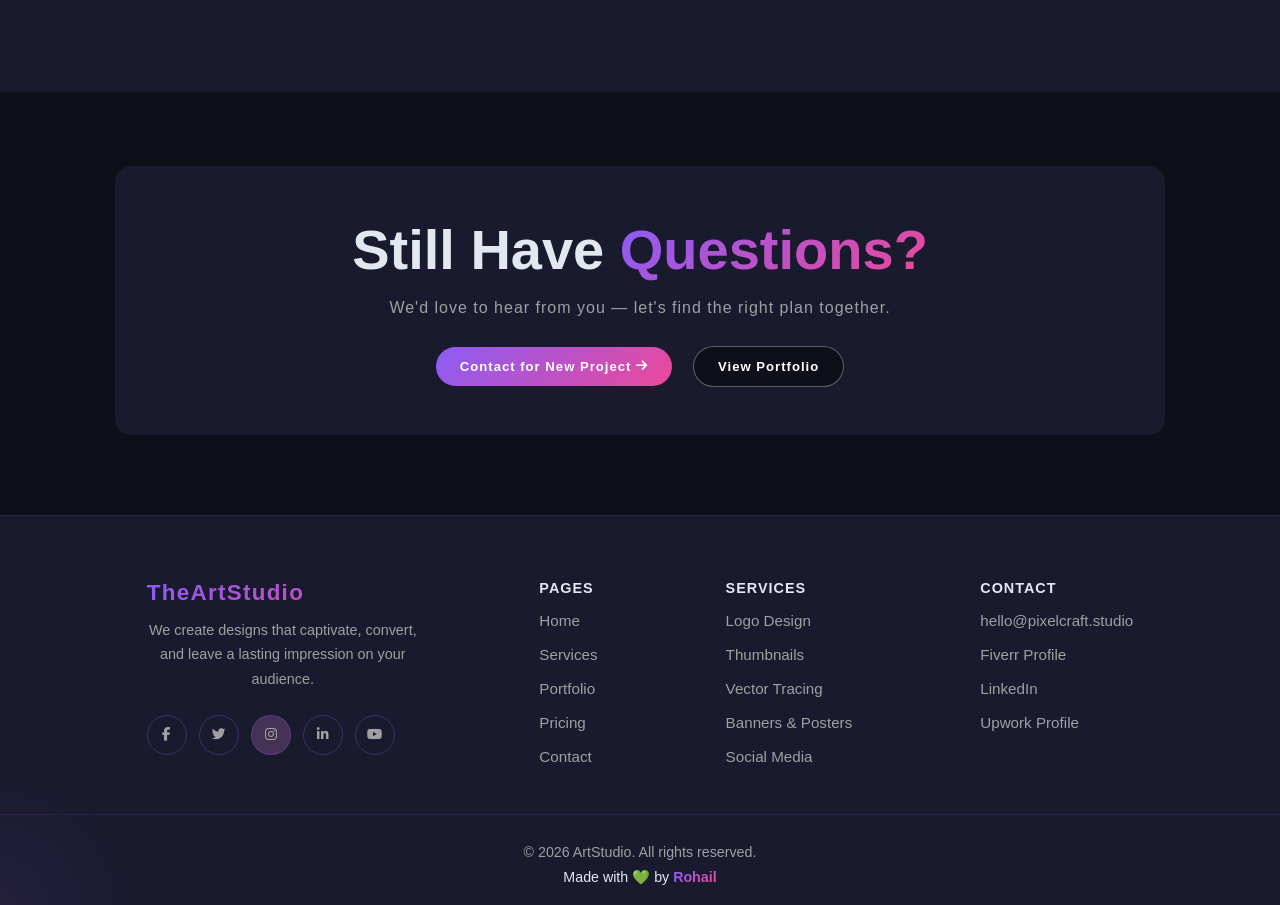
<file: Pricing.html>
<!DOCTYPE html>
<html lang="en">

<head>
    <meta charset="UTF-8">
    <meta name="viewport" content="width=device-width, initial-scale=1.0">
    <title>Pricing - TheArtStudio</title>
    <link rel="shortcut icon" href="img/icon.png" type="image/x-icon">
    <link rel="stylesheet" href="style.css">
    <link rel="stylesheet" href="https://cdnjs.cloudflare.com/ajax/libs/font-awesome/6.5.0/css/all.min.css">
    <link rel="stylesheet" href="pages.css">

</head>

<body>
    <header>
        <nav>
            <div class="logo">TheArtStudio</div>
            <div class="menu">
                <div class="line"></div>
                <div class="line"></div>
                <div class="line"></div>
            </div>
            <ul class="navLinks">
                <li><a href="index.html">Home</a></li>
                <li><a href="services.html">Services</a></li>
                <li><a href="Portfolio.html">Portfolio</a></li>
                <li><a href="Pricing.html">Pricing</a></li>
                <li><a href="about.html">about</a></li>
                <li><a href="contact.html">Contact</a></li>
            </ul>
            <div class="nav-btn">
                <button class="navbar-btn" onclick="location.href = 'contact.html'">
                    Get a Quote
                </button>
            </div>
        </nav>
    </header>
    <!-- main -->
    <main>
        <!-- Pricing section -->
        <section id="Pricing" class="reveal">
            <div class="heading">
                <span>Pricing Plans</span>
                <h1>Simple Pricing</h1>
                <p>Transparent, competitive pricing no hidden fees, no surprises. Pick the plan that fits your needs.
                </p>
            </div>

            <div class="pricing-main-div">
                <div class="pricing-inner-div">
                    <h1>Starter</h1>
                    <div class="package-detail">
                        <h3>$39</h3>
                        <span>per project</span>
                    </div>
                    <p>Perfect for freelancers and individuals needing occasional design work.</p>
                    <ul class="pricing-list">
                        <li><i class="fa-solid fa-check"></i>1 Logo or Thumbnail</li>
                        <li><i class="fa-solid fa-check"></i>2 Revisions</li>
                        <li><i class="fa-solid fa-check"></i>PNG + JPG Delivery</li>
                        <li><i class="fa-solid fa-check"></i>3-day delivery</li>
                        <li class="red"><i class="fa-solid fa-xmark"></i>Source File (AI/SVG)</li>
                        <li class="red"><i class="fa-solid fa-xmark"></i>Priority Support</li>
                        <li class="red"><i class="fa-solid fa-xmark"></i>Brand Style Guide</li>
                    </ul>
                    <div class="pricing-btn-div">
                        <button onclick="location.href='contact.html'" class="pricing-btn">Order Now <i
                                class="fa-solid fa-arrow-right"></i></button>
                    </div>
                </div>
                <div class="pricing-inner-div border-add">
                    <h1>Professional</h1>
                    <div class="package-detail">
                        <h3>$139</h3>
                        <span>per project</span>
                    </div>
                    <p>Ideal for small businesses and content creators wanting consistent quality.</p>
                    <ul class="pricing-list">
                        <li><i class="fa-solid fa-check"></i>Up to 3 Design Types</li>
                        <li><i class="fa-solid fa-check"></i>5 Revisions</li>
                        <li><i class="fa-solid fa-check"></i>All File Formats</li>
                        <li><i class="fa-solid fa-check"></i>Source File Included</li>
                        <li><i class="fa-solid fa-check"></i>2-day delivery</li>
                        <li><i class="fa-solid fa-check"></i>Priority Support</li>
                        <li class="red"><i class="fa-solid fa-xmark"></i>Brand Style Guide</li>
                    </ul>
                    <div class="pricing-btn-div">
                        <button onclick="location.href='contact.html'" class="pricing-btn">Order Now <i
                                class="fa-solid fa-arrow-right"></i></button>
                    </div>
                </div>
                <div class="pricing-inner-div">
                    <h1>Business</h1>
                    <div class="package-detail">
                        <h3>$279</h3>
                        <span>per project</span>
                    </div>
                    <p>Unlimited designs for agencies, brands, and businesses with ongoing needs.</p>
                    <ul class="pricing-list">
                        <li><i class="fa-solid fa-check"></i>Unlimited Designs</li>
                        <li><i class="fa-solid fa-check"></i>Unlimited Revisions</li>
                        <li><i class="fa-solid fa-check"></i>All File Formats</li>
                        <li><i class="fa-solid fa-check"></i>Source Files Always</li>
                        <li><i class="fa-solid fa-check"></i>Same-day delivery</li>
                        <li><i class="fa-solid fa-check"></i>Dedicated Manager</li>
                        <li><i class="fa-solid fa-check"></i>Brand Style Guide</li>
                    </ul>
                    <div class="pricing-btn-div">
                        <button onclick="location.href='contact.html'" class="pricing-btn">Order Now <i
                                class="fa-solid fa-arrow-right"></i></button>
                    </div>
                </div>
            </div>
        </section>
        <!-- FAQ -->
        <section id="FAQ" class="reveal">
            <div class="heading">
                <span>FAQ</span>
                <h1>Common Questions</h1>
                <p>Quick answers to help you get started with confidence.</p>
            </div>
            <div class="faq-main-div">
                <div class="faq-inner-div">
                    <h4><i class="fa-solid fa-circle-question"></i> How do I place an order?</h4>
                    <p>Simply click "Get Started" or visit the Contact page, fill in your project details, and we'll
                        respond
                        within a few hours with next steps.</p>
                </div>
                <div class="faq-inner-div">
                    <h4><i class="fa-solid fa-circle-question"></i> What file formats will I receive?</h4>
                    <p>Depending on your plan: PNG, JPG for Starter; all formats (SVG, AI, PDF, EPS, PNG, JPG) for
                        Professional and Business plans.</p>
                </div>
                <div class="faq-inner-div">
                    <h4><i class="fa-solid fa-circle-question"></i> Can I request more revisions?</h4>
                    <p>Yes! Additional revisions beyond your plan limit are available at a small extra fee. Business
                        plan
                        clients get unlimited revisions included.</p>
                </div>
                <div class="faq-inner-div">
                    <h4><i class="fa-solid fa-circle-question"></i> Is there a money-back guarantee?</h4>
                    <p>We offer unlimited revisions to ensure satisfaction. If we can't deliver what was agreed, we'll
                        provide a full refund.</p>
                </div>
                <div class="faq-inner-div">
                    <h4><i class="fa-solid fa-circle-question"></i> Do you offer custom quotes?</h4>
                    <p>Absolutely. For large-scale or unique projects, contact us for a custom quote tailored to your
                        specific requirements.</p>
                </div>
                <div class="faq-inner-div margin">
                    <h4><i class="fa-solid fa-circle-question"></i> What payment methods do you accept?</h4>
                    <p>We accept PayPal, credit/debit cards, bank transfer, and payments via Fiverr and Upwork
                        platforms.
                    </p>
                </div>
            </div>
        </section>
        <!-- last section -->
        <section class="letter-section reveal">
            <div class="letter-section-div">
                <h1>
                    Still Have <span class="change">Questions?</span>
                </h1>
                <p>We'd love to hear from you — let's find the right plan together.</p>
                <div class="letter-section-btn">
                    <button onclick="location.href = 'contact.html'" class="letter-btn-style">
                        Contact for New Project<i class="fa-solid fa-arrow-right"></i>
                    </button>
                    <button onclick="location.href = 'Pricing.html'" class="letter-btn-normal">
                        View Portfolio
                    </button>
                </div>
            </div>
        </section>

    </main>


    <!-- footer -->
    <footer class="reveal">
        <div class="footer">
            <div class="footer-text">
                <h1 class="logo-text">TheArtStudio</h1>
                <p>
                    We create designs that captivate, convert, and leave a lasting
                    impression on your audience.
                </p>
                <div class="icons">
                    <i class="fa-brands fa-facebook-f"></i>
                    <i class="fa-brands fa-twitter"></i>
                    <i class="fa-brands fa-instagram"></i>
                    <i class="fa-brands fa-linkedin-in"></i>
                    <i class="fa-brands fa-youtube"></i>
                </div>
            </div>
            <div class="links">
                <div class="Pages">
                    <h1>Pages</h1>
                    <ul class="footer-ul">
                        <li><a href="index.html">Home</a></li>
                        <li><a href="services.html">Services</a></li>
                        <li><a href="Portfolio.html">Portfolio</a></li>
                        <li><a href="Pricing.html">Pricing</a></li>
                        <li><a href="contact.html">Contact</a></li>
                    </ul>
                </div>
                <div class="sers">
                    <h1>Services</h1>
                    <ul class="footer-ul">
                        <li><a href="services.html">Logo Design</a></li>
                        <li><a href="services.html">Thumbnails</a></li>
                        <li><a href="services.html">Vector Tracing</a></li>
                        <li><a href="services.html">Banners & Posters</a></li>
                        <li><a href="services.html">Social Media</a></li>
                    </ul>
                </div>
                <div class="Contact">
                    <h1>Contact</h1>
                    <ul class="footer-ul">
                        <li>
                            <a href="mailto:rohailtahir332@gmail.com">hello@pixelcraft.studio</a>
                        </li>
                        <li>
                            <a href="http://github.com/rohail332" target="_blank">Fiverr Profile</a>
                        </li>
                        <li>
                            <a href="https://www.linkedin.com/in/muhammad-rohail-3457432b4/"
                                target="_blank">LinkedIn</a>
                        </li>
                        <li>
                            <a href="http://github.com/rohail332" target="_blank">Upwork Profile</a>
                        </li>
                    </ul>
                </div>
            </div>
        </div>
        <hr />
        <div class="hr-con">
            <p class="footer-p">&copy; 2026 ArtStudio. All rights reserved.</p>
            <p class="footer-roo">
                Made with 💚 by
                <a href="http://github.com/rohail332" target="_blank">Rohail</a>
            </p>
        </div>
    </footer>
    <script src="app.js"></script>
</body>

</html>
</file>
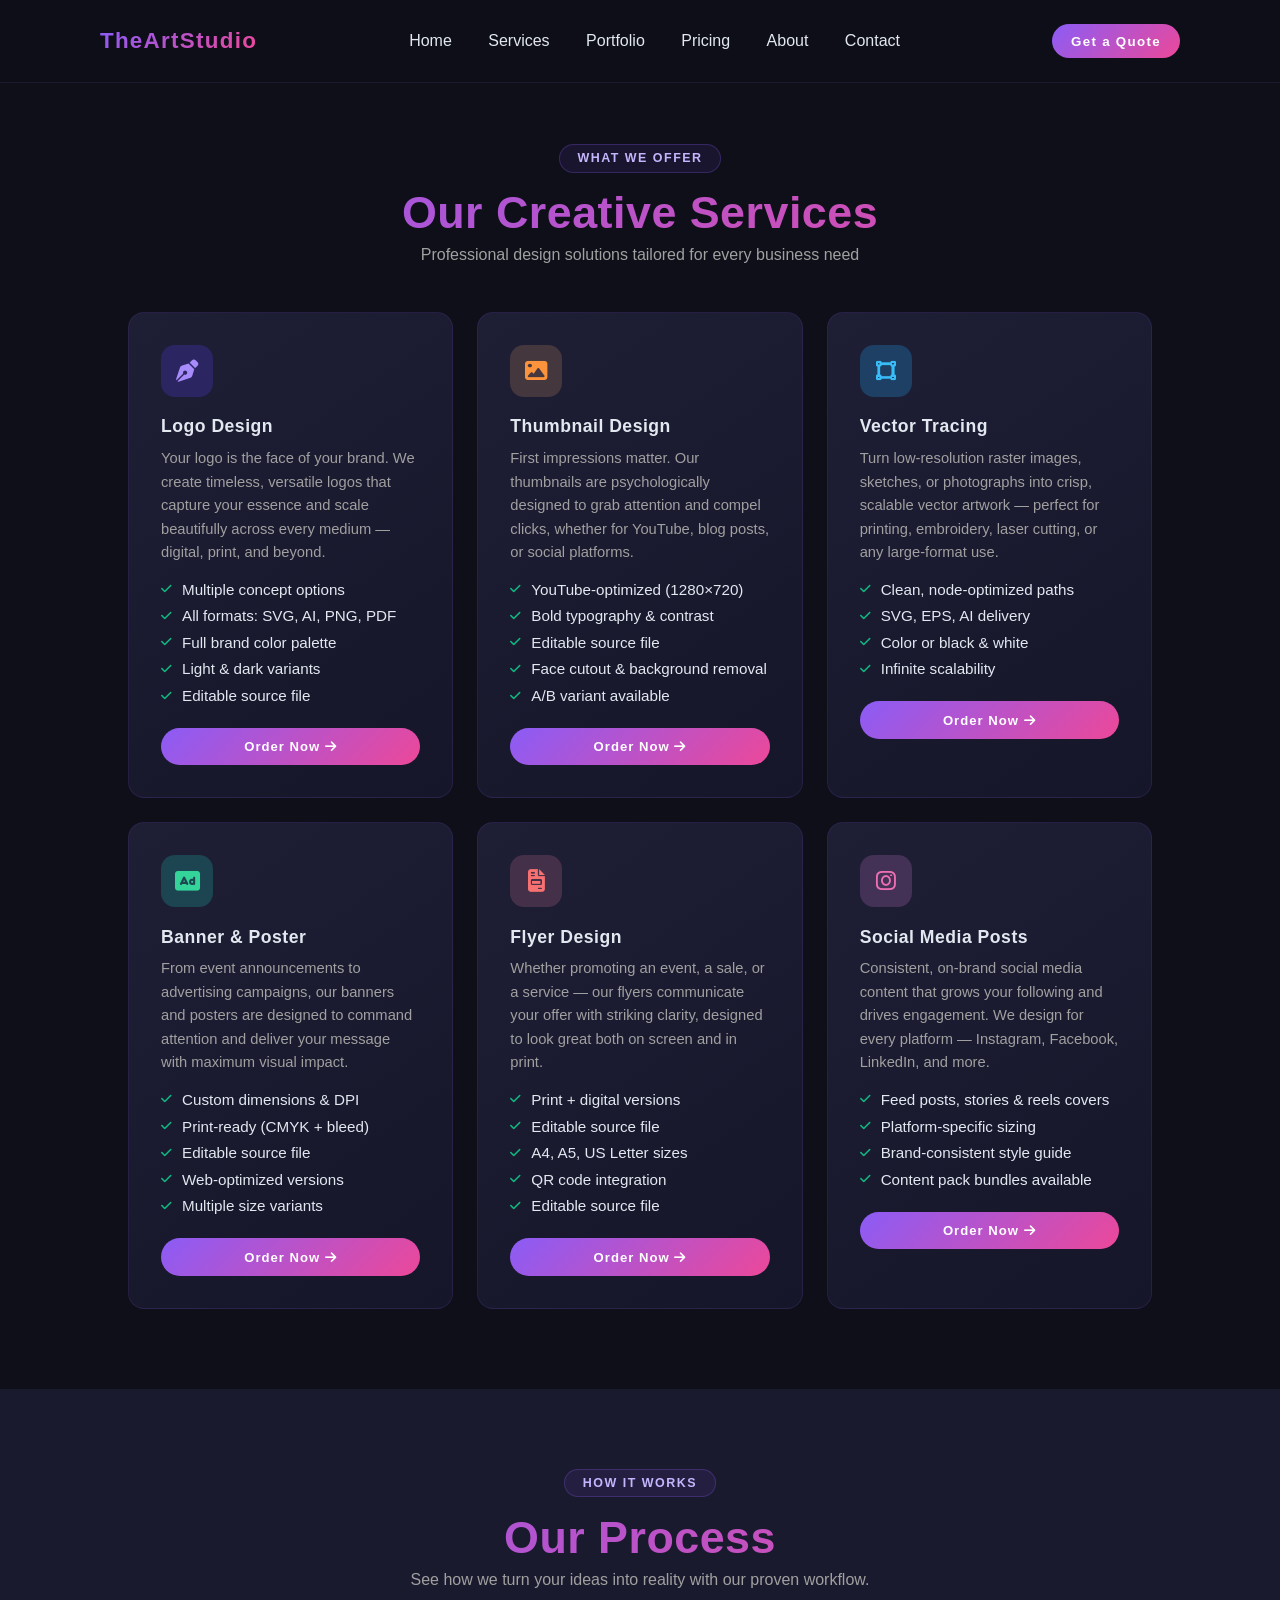
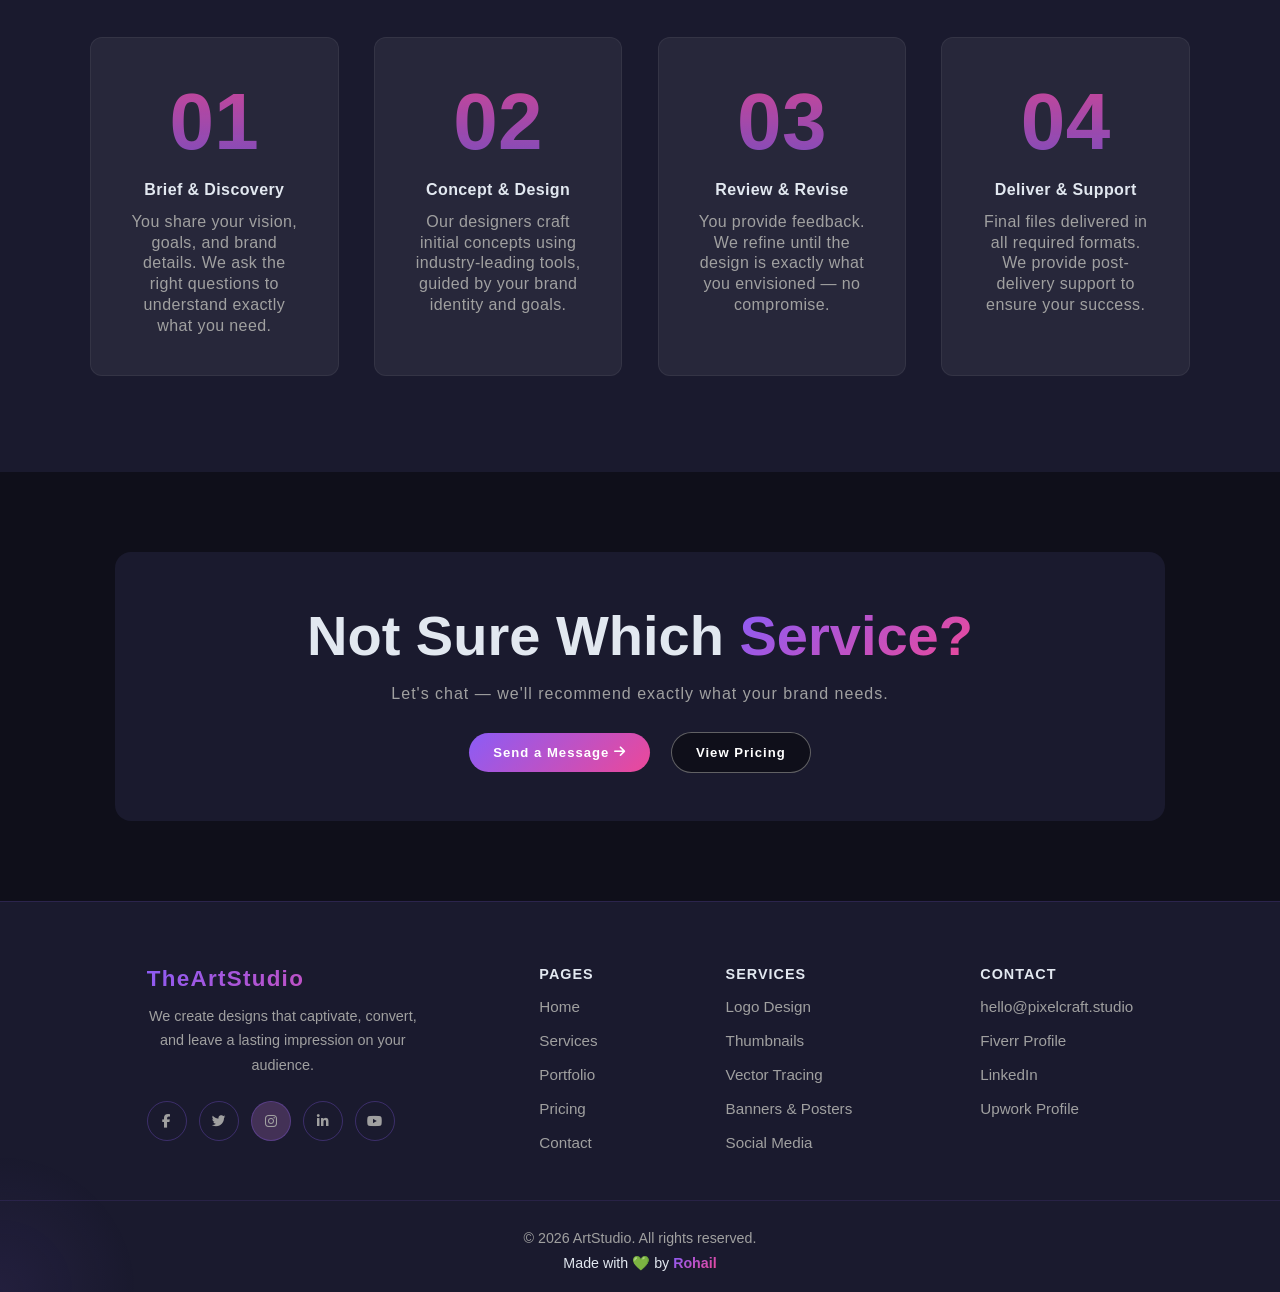
<file: services.html>
<!DOCTYPE html>
<html lang="en">

<head>
    <meta charset="UTF-8">
    <meta name="viewport" content="width=device-width, initial-scale=1.0">
    <title>Services - TheArtStudio</title>
    <link rel="shortcut icon" href="img/icon.png" image/x-icon">
    <link rel="stylesheet" href="style.css">
    <link rel="stylesheet" href="https://cdnjs.cloudflare.com/ajax/libs/font-awesome/6.5.0/css/all.min.css">
    <link rel="stylesheet" href="pages.css">

</head>

<body>
    <header>
        <nav>
            <div class="logo">TheArtStudio</div>
            <div class="menu">
                <div class="line"></div>
                <div class="line"></div>
                <div class="line"></div>
            </div>
            <ul class="navLinks">
                <li><a href="index.html">Home</a></li>
                <li><a href="services.html">Services</a></li>
                <li><a href="Portfolio.html">Portfolio</a></li>
                <li><a href="Pricing.html">Pricing</a></li>
                <li><a href="about.html">about</a></li>
                <li><a href="contact.html">Contact</a></li>
            </ul>
            <div class="nav-btn">
                <button class="navbar-btn" onclick="location.href = 'contact.html'">
                    Get a Quote
                </button>
            </div>
        </nav>
    </header>
    <!-- main -->
    <main>
        <!-- Services section -->
        <section id="Services-page" class="reveal">
            <div class="heading">
                <span>What We Offer</span>
                <h1>Our Creative Services</h1>
                <p>Professional design solutions tailored for every business need</p>
            </div>
            <div class="services-main-div">
                <div class="services-inner-div services-h">
                    <i class="fa-solid fa-pen-nib add"></i>
                    <h1>Logo Design</h1>
                    <p>Your logo is the face of your brand. We create timeless, versatile logos that capture your
                        essence
                        and scale beautifully across every medium — digital, print, and beyond.</p>
                    <ul class="services-list">
                        <li><i class="fa-solid fa-check"></i>Multiple concept options</li>
                        <li><i class="fa-solid fa-check"></i>All formats: SVG, AI, PNG, PDF</li>
                        <li><i class="fa-solid fa-check"></i>Full brand color palette</li>
                        <li><i class="fa-solid fa-check"></i>Light & dark variants</li>
                        <li><i class="fa-solid fa-check"></i>Editable source file</li>
                    </ul>
                    <div class="services-page-btn-div">
                        <button onclick="location.href='contact.html'" class="services-page-btn">Order Now <i
                                class="fa-solid fa-arrow-right"></i></button>
                    </div>
                </div>
                <div class="services-inner-div services-h">
                    <i class="fa-solid fa-image add"></i>
                    <h1>Thumbnail Design</h1>
                   <p>First impressions matter. Our thumbnails are psychologically designed to grab attention and compel
                    clicks, whether for YouTube, blog posts, or social platforms.</p>
                    <ul class="services-list">
                        <li><i class="fa-solid fa-check"></i>YouTube-optimized (1280×720)</li>
                    <li><i class="fa-solid fa-check"></i>Bold typography & contrast</li>
                    <li><i class="fa-solid fa-check"></i> Editable source file</li>
                    <li><i class="fa-solid fa-check"></i>Face cutout & background removal</li>
                    <li><i class="fa-solid fa-check"></i>A/B variant available</li>
                    </ul>
                    <div class="services-page-btn-div">
                        <button onclick="location.href='contact.html'" class="services-page-btn">Order Now <i
                                class="fa-solid fa-arrow-right"></i></button>
                    </div>
                </div>
                <div class="services-inner-div services-h">
                    <i class="fa-solid fa-vector-square add"></i>
                    <h1>Vector Tracing</h1>
                   <p>Turn low-resolution raster images, sketches, or photographs into crisp, scalable vector artwork —
                    perfect for printing, embroidery, laser cutting, or any large-format use.</p>
                    <ul class="services-list">
                        <li><i class="fa-solid fa-check"></i>Clean, node-optimized paths</li>
                    <li><i class="fa-solid fa-check"></i>SVG, EPS, AI delivery</li>
                    <li><i class="fa-solid fa-check"></i>Color or black & white</li>
                    <li><i class="fa-solid fa-check"></i> Infinite scalability</li>
                    </ul>
                    <div class="services-page-btn-div">
                        <button onclick="location.href='contact.html'" class="services-page-btn">Order Now <i
                                class="fa-solid fa-arrow-right"></i></button>
                    </div>
                </div>
                <div class="services-inner-div services-h">
                    <i class="fa-solid fa-rectangle-ad add"></i>
                    <h1>Banner &amp; Poster</h1>
                     <p>From event announcements to advertising campaigns, our banners and posters are designed to command
                    attention and deliver your message with maximum visual impact.</p>
                    <ul class="services-list">
                         <li><i class="fa-solid fa-check"></i>Custom dimensions & DPI</li>
                    <li><i class="fa-solid fa-check"></i>Print-ready (CMYK + bleed)</li>
                    <li><i class="fa-solid fa-check"></i> Editable source file</li>
                    <li><i class="fa-solid fa-check"></i>Web-optimized versions</li>
                    <li><i class="fa-solid fa-check"></i>Multiple size variants</li>
                    </ul>
                    <div class="services-page-btn-div">
                        <button onclick="location.href='contact.html'" class="services-page-btn">Order Now <i
                                class="fa-solid fa-arrow-right"></i></button>
                    </div>
                </div>
                <div class="services-inner-div services-h">
                    <i class="fa-solid fa-file-invoice add"></i>
                    <h1>Flyer Design</h1>
                   <p>Whether promoting an event, a sale, or a service — our flyers communicate your offer with striking
                    clarity, designed to look great both on screen and in print.</p>
                    <ul class="services-list">
                       <li><i class="fa-solid fa-check"></i>Print + digital versions</li>
                    <li><i class="fa-solid fa-check"></i> Editable source file</li>
                    <li><i class="fa-solid fa-check"></i>A4, A5, US Letter sizes</li>
                    <li><i class="fa-solid fa-check"></i>QR code integration</li>
                    <li><i class="fa-solid fa-check"></i>Editable source file</li>
                    </ul>
                    <div class="services-page-btn-div">
                        <button onclick="location.href='contact.html'" class="services-page-btn">Order Now <i
                                class="fa-solid fa-arrow-right"></i></button>
                    </div>
                </div>
                <div class="services-inner-div services-h">
                    <i class="fa-brands fa-instagram add"></i>
                    <h1>Social Media Posts</h1>
                    <p>Consistent, on-brand social media content that grows your following and drives engagement. We design
                    for every platform — Instagram, Facebook, LinkedIn, and more.</p>
                    <ul class="services-list">
                        <li><i class="fa-solid fa-check"></i>Feed posts, stories & reels covers</li>
                    <li><i class="fa-solid fa-check"></i>Platform-specific sizing</li>
                    <li><i class="fa-solid fa-check"></i>Brand-consistent style guide</li>
                    <li><i class="fa-solid fa-check"></i>Content pack bundles available</li>
                    </ul>
                    <div class="services-page-btn-div">
                        <button onclick="location.href='contact.html'" class="services-page-btn">Order Now <i
                                class="fa-solid fa-arrow-right"></i></button>
                    </div>
                </div>
            </div>
        </section>
        <!-- Our Process -->
         <section class="our-process-section reveal">
            <div class="heading">
                <span>How It Works</span>
                <h1>Our Process</h1>
                <p>See how we turn your ideas into reality with our proven workflow.</p>
            </div>
            <div class="process-main-div">
                    <div class="process-inner-div">
                        <h2>01</h2>
                        <p>Brief & Discovery</p>
                        <p class="Process-para">You share your vision, goals, and brand details. We ask the right questions to understand exactly what you need.</p>
                    </div>
                    <div class="process-inner-div">
                        <h2>02</h2>
                        <p>Concept & Design</p>
                        <p class="Process-para">Our designers craft initial concepts using industry-leading tools, guided by your brand identity and goals.</p>
                    </div>
                    <div class="process-inner-div">
                        <h2>03</h2>
                        <p>Review & Revise</p>
                        <p class="Process-para">You provide feedback. We refine until the design is exactly what you envisioned — no compromise.</p>
                    </div>
                    <div class="process-inner-div last">
                        <h2>04</h2>
                        <p>Deliver & Support</p>
                        <p class="Process-para">Final files delivered in all required formats. We provide post-delivery support to ensure your success.</p>
                    </div>
                </div>
         </section>
        <!-- last section -->
        <section class="letter-section reveal">
            <div class="letter-section-div">
                <h1>
                    Not Sure Which <span class="change">Service?</span>
                </h1>
                <p>Let's chat — we'll recommend exactly what your brand needs.</p>
                <div class="letter-section-btn">
                    <button onclick="location.href = 'contact.html'" class="letter-btn-style">
                        Send a Message <i class="fa-solid fa-arrow-right"></i>
                    </button>
                    <button onclick="location.href = 'Pricing.html'" class="letter-btn-normal">
                        View Pricing
                    </button>
                </div>
            </div>
        </section>
    </main>

    <!-- footer -->
    <footer class="reveal">
        <div class="footer">
            <div class="footer-text">
                <h1 class="logo-text">TheArtStudio</h1>
                <p>
                    We create designs that captivate, convert, and leave a lasting
                    impression on your audience.
                </p>
                <div class="icons">
                    <i class="fa-brands fa-facebook-f"></i>
                    <i class="fa-brands fa-twitter"></i>
                    <i class="fa-brands fa-instagram"></i>
                    <i class="fa-brands fa-linkedin-in"></i>
                    <i class="fa-brands fa-youtube"></i>
                </div>
            </div>
            <div class="links">
                <div class="Pages">
                    <h1>Pages</h1>
                    <ul class="footer-ul">
                        <li><a href="index.html">Home</a></li>
                        <li><a href="services.html">Services</a></li>
                        <li><a href="Portfolio.html">Portfolio</a></li>
                        <li><a href="Pricing.html">Pricing</a></li>
                        <li><a href="contact.html">Contact</a></li>
                    </ul>
                </div>
                <div class="sers">
                    <h1>Services</h1>
                    <ul class="footer-ul">
                        <li><a href="services.html">Logo Design</a></li>
                        <li><a href="services.html">Thumbnails</a></li>
                        <li><a href="services.html">Vector Tracing</a></li>
                        <li><a href="services.html">Banners & Posters</a></li>
                        <li><a href="services.html">Social Media</a></li>
                    </ul>
                </div>
                <div class="Contact">
                    <h1>Contact</h1>
                    <ul class="footer-ul">
                        <li>
                            <a href="mailto:rohailtahir332@gmail.com">hello@pixelcraft.studio</a>
                        </li>
                        <li>
                            <a href="http://github.com/rohail332" target="_blank">Fiverr Profile</a>
                        </li>
                        <li>
                            <a href="https://www.linkedin.com/in/muhammad-rohail-3457432b4/"
                                target="_blank">LinkedIn</a>
                        </li>
                        <li>
                            <a href="http://github.com/rohail332" target="_blank">Upwork Profile</a>
                        </li>
                    </ul>
                </div>
            </div>
        </div>
        <hr />
        <div class="hr-con">
            <p class="footer-p">&copy; 2026 ArtStudio. All rights reserved.</p>
            <p class="footer-roo">
                Made with 💚 by
                <a href="http://github.com/rohail332" target="_blank">Rohail</a>
            </p>
        </div>
    </footer>
    <script src="app.js"></script>
</body>

</html>
</file>
<file: style.css>
:root {
  --primary-color: #0f0f1a;
  --secondary-color: #1a1a2e;
  --text-color: #e2e8f0;
  --gradient-color: linear-gradient(135deg, #8b5cf6, #ec4899);
  --g-color: rgb(160, 160, 160);
  --sp-color: #8a5cf648;
}

* {
  padding: 0;
  margin: 0;
}

body {
  background-color: var(--primary-color);
  color: var(--text-color);
  font-family: Arial, Helvetica, sans-serif;
}

.reveal {
  opacity: 0;
  transform: translateY(28px);
  transition:
    opacity 0.7s ease,
    transform 0.7s ease;
}

.reveal.active {
  opacity: 1;
  transform: translateY(0);
}

header {
  position: fixed;
  top: 0;
  z-index: 10;
  width: 100%;
}

nav {
  display: flex;
  justify-content: space-around;
  padding: 1.5rem 2rem;
  background-color: #0f0f1ab0;
  backdrop-filter: blur(10px);
  align-items: center;
  text-transform: capitalize;
  text-align: center;
  border-bottom: 1px solid var(--secondary-color);
}

.navLinks li {
  display: inline-block;
  margin: 0 1rem;
}

.navLinks li a {
  text-decoration: none;
  color: var(--text-color);
  transition: all 0.3s ease-in-out;
}

ul li a:hover {
  background: var(--gradient-color);
  -webkit-background-clip: text;
  -webkit-text-fill-color: transparent;
}

.logo {
  background: var(--gradient-color);
  -webkit-background-clip: text;
  -webkit-text-fill-color: transparent;
  letter-spacing: 1.3px;
  font-weight: 600;
  font-size: 1.4rem;
}

.navbar-btn {
  padding: 0.6rem 1.2rem;
  border-radius: 2rem;
  background: var(--gradient-color);
  border: none;
  color: white;
  letter-spacing: 1.3px;
  font-weight: 700;
  cursor: pointer;
}

.menu {
  cursor: pointer;
  display: none;
}

.menu div {
  width: 26px;
  height: 3px;
  background: var(--gradient-color);
  margin: 6px;
  border-radius: 10px;
  transition: all 0.3s ease-in-out;
}

.menu.close .line:nth-child(1) {
  transform: rotate(45deg) translate(6px, 6px);
}

.menu.close .line:nth-child(2) {
  opacity: 0;
}

.menu.close .line:nth-child(3) {
  transform: rotate(-45deg) translate(6px, -6px);
}

/* media query for navbar */
@media only screen and (max-width: 1000px) {
  nav {
    display: block;
    background-color: var(--primary-color);
  }

  .navLinks {
    margin-top: 2rem;
    display: none;
  }

  .navLinks li {
    margin: 1.2rem 0;
    display: flex;
    justify-content: center;
    align-items: center;
  }

  .navLinks.show {
    display: inline-block;
  }

  .logo {
    display: flex;
  }

  .navbar-btn {
    display: none;
  }

  .navbar-btn.show {
    display: inline-block;
  }

  .menu {
    display: block;
    position: absolute;
    top: 1.5rem;
    right: 2rem;
  }
}

/* hero section */
.hero-section {
  margin-top: 8.7rem;
}

.hero-con {
  display: flex;
  justify-content: space-around;
  gap: 3rem;
}

.left-side-con {
  width: 46vw;
}

.hero-heading {
  font-size: 4rem;
  letter-spacing: 1.3px;
  margin-top: 1.2rem;
}

.hero-para {
  line-height: 1.9rem;
  margin-top: 0.5rem;
  color: var(--g-color);
  font-size: 1.3rem;
}

.change {
  background: var(--gradient-color);
  -webkit-background-clip: text;
  -webkit-text-fill-color: transparent;
}

.hero-section-btn {
  display: flex;
  align-items: center;
  gap: 15px;
  text-align: center;
  margin-top: 1.3rem;
}

.hero-btn-top {
  background: var(--gradient-color);
  border: none;
  border-radius: 2rem;
  color: white;
  padding: 0.8rem 1.5rem;
  cursor: pointer;
  font-weight: 700;
  letter-spacing: 1px;
  transition: all 0.4s ease;
  font-size: 0.82rem;
}

.hero-btn-top:hover {
  transform: scale(1.06);
}

.hero-btn-bot {
  background: var(--primary-color);
  border: 1px solid rgba(128, 128, 128, 0.726);
  border-radius: 2rem;
  color: white;
  padding: 0.7rem 1.5rem;
  cursor: pointer;
  font-weight: 700;
  letter-spacing: 1px;
  font-size: 0.82rem;
  transition: all 0.4s ease;
}

.hero-btn-bot:hover {
  background-color: var(--sp-color);
  border-color: var(--sp-color);
  transform: scale(1.09);
}

.hero-img {
  /* width: 410px; */
  width: 30vw;
  border-radius: 12px;
  services-main-divhadow: 0 12px 40px rgba(139, 92, 246, 0.15);
  border: 2px solid rgba(139, 92, 246, 0.12);
  transition: all 0.35s ease;
}

.hero-img:hover {
  transform: scale(1.03);
}

.project-span {
  background: rgba(16, 185, 129, 0.1);
  border-radius: 18px;
  border: 1px solid rgba(16, 185, 129, 0.25);
  padding: 7px 15px;
  color: #6ee7b7;
  font-size: 0.85rem;
  opacity: 95%;
}

.project-span small {
  animation: blink 0.9s ease-in-out infinite alternate;
  margin-right: 2px;
}

@keyframes blink {
  0% {
    opacity: 40%;
  }

  100% {
    opacity: 70%;
  }
}

/* media query for hero section */
@media only screen and (min-width: 0px) and (max-width: 413px) {
  .hero-section {
    margin-top: 7.5rem;
  }

  .hero-con {
    display: flex;
    flex-direction: column;
    align-items: center;
    justify-content: center;
    text-align: center;
    gap: 2.4rem;
  }

  .left-side-con {
    width: 88%;
  }

  .hero-heading {
    font-size: 2rem;
  }

  .hero-para {
    margin-top: 0.6rem;
    font-size: 1rem;
  }

  .hero-section-btn {
    display: flex;
    flex-direction: column;
    justify-content: center;
    align-items: center;
  }

  .hero-btn-top {
    width: 88%;
  }

  .hero-btn-bot {
    width: 88%;
  }

  .hero-img {
    width: 82vw;
  }

  .project-span {
    padding: 7px 12px;
    font-size: 0.7rem;
  }
}

@media only screen and (min-width: 413px) and (max-width: 600px) {
  .hero-section {
    margin-top: 7.5rem;
  }

  .hero-con {
    display: flex;
    flex-direction: column;
    align-items: center;
    justify-content: center;
    text-align: center;
  }

  .left-side-con {
    width: 88%;
  }

  .hero-heading {
    font-size: 2rem;
  }

  .hero-para {
    margin-top: 0.6rem;
    font-size: 1rem;
  }

  .hero-section-btn {
    display: flex;
    flex-direction: column;
    justify-content: center;
    align-items: center;
  }

  .hero-btn-top {
    width: 80%;
  }

  .hero-btn-bot {
    width: 80%;
  }

  .hero-img {
    width: 80vw;
  }

  .project-span {
    padding: 7px 12px;
    font-size: 0.7rem;
  }
}

@media only screen and (min-width: 601px) and (max-width: 800px) {
  .hero-section {
    margin-top: 7.5rem;
  }

  .hero-con {
    display: flex;
    flex-direction: column;
    align-items: center;
    justify-content: center;
    text-align: center;
  }

  .left-side-con {
    width: 88%;
  }

  .hero-heading {
    font-size: 3.3rem;
  }

  .hero-para {
    margin-top: 1rem;
    font-size: 1.2rem;
  }

  .hero-section-btn {
    display: flex;
    flex-direction: column;
    justify-content: center;
    align-items: center;
    margin-top: 2rem;
    gap: 1.5rem;
  }

  .hero-btn-top {
    width: 80%;
  }

  .hero-btn-bot {
    width: 80%;
  }

  .hero-img {
    width: 80vw;
  }

  .project-span {
    padding: 7px 1.3rem;
    font-size: 0.8rem;
  }
}

@media only screen and (min-width: 801px) and (max-width: 1000px) {
  .hero-section {
    margin-top: 7.5rem;
  }

  .hero-con {
    display: flex;
    flex-direction: column;
    align-items: center;
    justify-content: center;
    text-align: center;
  }

  .left-side-con {
    width: 88%;
  }

  .hero-heading {
    font-size: 4.3rem;
  }

  .hero-para {
    margin-top: 1rem;
    font-size: 1.4rem;
  }

  .hero-section-btn {
    display: flex;
    flex-direction: column;
    justify-content: center;
    align-items: center;
    margin-top: 2rem;
    gap: 1.5rem;
  }

  .hero-btn-top {
    width: 85%;
  }

  .hero-btn-bot {
    width: 85%;
  }

  .hero-img {
    width: 78vw;
  }

  .project-span {
    padding: 7px 1.8rem;
    font-size: 0.8rem;
  }
}

@media only screen and (min-width: 1001px) and (max-width: 1100px) {
  .left-side-con {
    width: 40%;
  }

  .hero-heading {
    font-size: 2.5rem;
  }

  .hero-para {
    margin-top: 1rem;
    font-size: 1rem;
  }

  .hero-img {
    width: 27vw;
  }

  .project-span {
    padding: 7px 0.7rem;
    font-size: 0.7rem;
  }
}

/* counter section */
.counter {
  background-color: var(--secondary-color);
  margin-top: 5rem;
}

.main-counter-div {
  display: flex;
  justify-content: space-evenly;
  align-items: center;
  text-align: center;
  padding: 2.5rem;
}

.value {
  font-size: 2.7rem;
}

.count-text {
  font-size: 1.3rem;
  color: var(--g-color);
}

/* media query for counter */
@media only screen and (min-width: 0px) and (max-width: 750px) {
  .main-counter-div {
    flex-direction: column;
    justify-content: center;
    gap: 5rem;
    padding: 5rem;
  }
}

@media only screen and (min-width: 751px) and (max-width: 900px) {
  .main-counter-div {
    justify-content: center;
    gap: 6rem;
    padding: 5rem;
  }

  .value {
    font-size: 2rem;
  }

  .count-text {
    font-size: 0.9rem;
  }
}


/* services section */

#Services {
  padding-bottom: 4rem;
}


.heading {
  text-align: center;
  padding-top: 5rem;
}

.heading span {
  display: inline-block;
  background: #8a5cf618;
  color: #c4b5fd;
  font-size: 0.78rem;
  font-weight: 700;
  letter-spacing: 1.5px;
  text-transform: uppercase;
  border: 1px solid #8a5cf640;
  padding: 0.4rem 1.1rem;
  border-radius: 2rem;
}

.heading h1 {
  background: var(--gradient-color);
  -webkit-background-clip: text;
  -webkit-text-fill-color: transparent;
  font-size: 2.8rem;
  margin-top: 0.9rem;
  letter-spacing: 0.5px;
}

.heading p {
  color: var(--g-color);
  font-size: 1rem;
  margin-top: 0.5rem;
}

.services-main-div {
  display: grid;
  grid-template-columns: repeat(auto-fill, minmax(280px, 1fr));
  gap: 1.5rem;
  margin: 3rem 8rem 0;
}

.services-inner-div {
  background: linear-gradient(145deg, #1e1e35, #16162a);
  border: 1px solid rgba(139, 92, 246, 0.12);
  padding: 2rem;
  border-radius: 16px;
  transition: all 0.35s ease;
  position: relative;
  overflow: hidden;
}


.services-inner-div:hover {
  transform: translateY(-6px);
  border-color: rgba(139, 92, 246, 0.4);
  box-shadow: 0 12px 40px rgba(139, 92, 246, 0.15);
}

.add {
  display: inline-flex;
  align-items: center;
  justify-content: center;
  width: 52px;
  height: 52px;
  font-size: 1.4rem;
  border-radius: 14px;
  margin-bottom: 1.2rem;
}

.services-inner-div h1 {
  color: var(--text-color);
  font-size: 1.1rem;
  letter-spacing: 0.5px;
  margin-bottom: 0.6rem;
}

.services-inner-div p {
  color: var(--g-color);
  font-size: 0.92rem;
  line-height: 1.6;
}

.services-inner-div i {
  display: flex;
  align-items: center;
  justify-content: center;
}

.fa-pen-nib {
  color: #a78bfa;
  background-color: #2b2562;
}

.fa-image {
  color: #fb923c;
  background-color: #44373e;
}

.fa-vector-square {
  color: #38bdf8;
  background-color: #1d4064;
}

.fa-rectangle-ad {
  color: #34d399;
  background-color: #1c4451;
}

.fa-file-invoice {
  color: #f87171;
  background-color: #443048;
}

.fa-instagram {
  color: #ed6fb2;
  background-color: #433156;
}

.services-btn-div {
  display: flex;
  justify-content: center;
  margin-top: 2.5rem;
}

.services-btn {
  display: inline-flex;
  align-items: center;
  gap: 0.5rem;
  background: transparent;
  color: #c4b5fd;
  border: 1px solid rgba(139, 92, 246, 0.35);
  padding: 0.75rem 2rem;
  border-radius: 30px;
  font-size: 0.95rem;
  font-weight: 600;
  cursor: pointer;
  transition: all 0.3s ease;
}

.services-btn:hover {
  background: rgba(139, 92, 246, 0.12);
  border-color: #8b5cf6;
  gap: 0.85rem;
}

.fa-arrow-right {
  font-size: 13px;
}

/* media query for services */

@media only screen and (min-width: 0px) and (max-width: 700px) {
  .heading span {
    font-size: 0.65rem;
    padding: 0.4rem 0.8rem;
  }

  .heading h1 {
    font-size: 1.8rem;
  }

  .heading p {
    margin-top: 0.3rem;
    line-height: 1.5rem;
  }

  .services-main-div {
    grid-template-columns: 1fr;
    margin: 3rem 1rem 0;

  }

  .services-inner-div h1 {
    font-size: 1.1rem;
  }

  .services-inner-div p {
    font-size: 0.92rem;
  }
}


/* portfolio */

#portfolio {
  padding: 0 0 5rem;
  margin-top: 1.5rem;
  background: var(--secondary-color);
}

.portfolio-main-div {
  display: grid;
  grid-template-columns: repeat(auto-fill, minmax(280px, 1fr));
  grid-item-align: center;
  gap: 1.5rem;
  margin: 3rem 8rem 0;
}

.portfolio-inner-div {
  position: relative;
  border-radius: 16px;
  overflow: hidden;
  cursor: pointer;
}

.portfolio-inner-div::after {
  content: "";
  position: absolute;
  inset: 0;
  background: linear-gradient(to top,
      rgba(5, 5, 15, 0.95) 0%,
      rgba(5, 5, 15, 0.4) 45%,
      transparent 70%);
  border-radius: 16px;
  transition: opacity 0.3s ease;
}

.portfolio-img {
  width: 100%;
  height: 320px;
  object-fit: cover;
  border-radius: 16px;
  display: block;
  transition: transform 0.45s ease;
}

.portfolio-inner-div:hover .portfolio-img {
  transform: scale(1.07);
}

.portfolio-text {
  position: absolute;
  bottom: 0;
  left: 0;
  right: 0;
  z-index: 1;
  padding: 1.4rem 1.6rem;
  transform: none;
}

.portfolio-text h4 {
  color: #fff;
  font-size: 1.15rem;
  font-weight: 700;
  text-align: left;
  margin-bottom: 0.2rem;
  text-shadow: 0 2px 8px rgba(0, 0, 0, 0.9);
}

.portfolio-text p {
  color: rgba(255, 255, 255, 0.85);
  font-size: 0.85rem;
  text-align: left;
  text-shadow: 0 1px 6px rgba(0, 0, 0, 0.9);
}

.portfolio-span-tag {
  display: inline-block;
  background: rgba(139, 92, 246, 0.25);
  border: 1px solid rgba(139, 92, 246, 0.45);
  color: #c4b5fd;
  font-size: 0.72rem;
  font-weight: 700;
  letter-spacing: 1px;
  text-transform: uppercase;
  padding: 0.25rem 0.7rem;
  border-radius: 20px;
  margin-bottom: 0.5rem;
}

.portfolio-btn-div {
  display: flex;
  justify-content: center;
  margin-top: 2.5rem;
}

.portfolio-btn {
  display: inline-flex;
  align-items: center;
  gap: 0.5rem;
  background: transparent;
  color: #c4b5fd;
  border: 1px solid rgba(139, 92, 246, 0.35);
  padding: 0.75rem 2rem;
  border-radius: 30px;
  font-size: 0.95rem;
  font-weight: 600;
  cursor: pointer;
  transition: all 0.3s ease;
}

.portfolio-btn:hover {
  background: rgba(139, 92, 246, 0.12);
  border-color: #8b5cf6;
  gap: 0.85rem;
}

/* media query for portfolio */

@media only screen and (min-width: 0px) and (max-width: 700px) {
  .portfolio-main-div {
    grid-template-columns: 1fr;
    margin: 3rem 1rem 0;
  }

}

/* Testimonials section */
#Testimonials {
  padding: 0 0 5rem;
  margin-top: 1.5rem;
}

#Testimonials .prot-text {
  padding-top: 5rem;
}

.Testimonials-main-div {
  display: grid;
  grid-template-columns: repeat(auto-fill, minmax(280px, 1fr));
  grid-item-align: center;
  gap: 1.5rem;
  margin: 3rem 8rem 0;
}

.Testimonials-inner-div {
  background: linear-gradient(145deg, #1e1e35, #16162a);
  border: 1px solid rgba(139, 92, 246, 0.12);
  border-radius: 16px;
  padding: 2rem;
  display: flex;
  flex-direction: column;
  gap: 1.4rem;
  transition: all 0.35s ease;
  position: relative;
}

.Testimonials-inner-div::before {
  content: "\201C";
  position: absolute;
  top: 1.2rem;
  right: 1.6rem;
  font-size: 5rem;
  line-height: 1;
  background: var(--gradient-color);
  -webkit-background-clip: text;
  -webkit-text-fill-color: transparent;
  opacity: 0.25;
  font-family: Georgia, serif;
}

.Testimonials-inner-div:hover {
  transform: translateY(-6px);
  border-color: rgba(139, 92, 246, 0.4);
  box-shadow: 0 12px 40px rgba(139, 92, 246, 0.15);
}

.Testimonials-inner-div>p {
  color: var(--text-color);
  font-size: 0.95rem;
  line-height: 1.75;
  font-style: italic;
}

.stars {
  display: flex;
  gap: 0.2rem;
  color: #f59e0b;
  font-size: 0.85rem;
}

.Testimonials-inner-div .client {
  display: flex;
  align-items: center;
  gap: 1rem;
  margin-top: auto;
}

.Testimonials-inner-div .client img {
  width: 48px;
  height: 48px;
  border-radius: 50%;
  object-fit: cover;
  border: 2px solid rgba(139, 92, 246, 0.4);
}

.name-text h4 {
  color: var(--text-color);
  font-size: 0.95rem;
  font-weight: 700;
}

.name-text p {
  color: var(--g-color);
  font-size: 0.8rem;
  margin-top: 0.15rem;
}

/* media query for Testimonials */

@media only screen and (min-width: 0px) and (max-width: 700px) {
  .Testimonials-main-div {
    grid-template-columns: 1fr;
    margin: 3rem 1rem 0;
  }

}

/* last section  */
.letter-section {
  background-color: var(--secondary-color);
  width: 82vw;
  line-height: 1.3;
  margin: 0 auto;
  border-radius: 16px;
}

.letter-section-div {
  text-align: center;
  padding: 3rem;
  margin: auto;
}

.letter-section-div h1 {
  color: var(--text-color);
  font-size: 3.5rem;
  margin-bottom: 0.5rem;
}

.letter-section-div p {
  color: var(--g-color);
  font-size: 1rem;
  letter-spacing: 1px;
  margin-top: 0.7rem;
}

.letter-section-btn {
  display: flex;
  justify-content: center;
  align-items: center;
  gap: 1.3rem;
  margin: 1.7rem auto 0;
}

.letter-btn-normal {
  background: var(--primary-color);
  border: 1px solid rgba(128, 128, 128, 0.726);
  border-radius: 2rem;
  color: white;
  padding: 0.75rem 1.5rem;
  cursor: pointer;
  font-weight: 700;
  letter-spacing: 1px;
  text-align: center;
  font-size: 0.82rem;
  transition: all 0.3s ease;
}

.letter-btn-normal:hover {
  background-color: var(--sp-color);
  border-color: var(--sp-color);
  transform: scale(1.04);
}

.letter-btn-style {
  background: var(--gradient-color);
  border: none;
  border-radius: 2rem;
  color: white;
  padding: 0.75rem 1.5rem;
  display: inline-flex;
  align-items: center;
  justify-content: center;
  font-weight: 700;
  letter-spacing: 1px;
  transition: all 0.4s ease;
  font-size: 0.82rem;
  display: inline-flex;
  align-items: center;
  cursor: pointer;
  text-align: center;
  transition: all 0.4s ease;
  gap: 0.3rem;
}

.letter-btn-style i {
  font-size: 0.8rem;
  transition: transform 0.3s ease;
}

.letter-btn-style:hover {
  transform: scale(1.04);
}

.letter-btn-style:hover i {
  transform: translateX(3px);
}

/* media query for last section */

@media only screen and (min-width: 0px) and (max-width: 414px) {

  .letter-section-div h1 {
    font-size: 2rem;
  }

  .letter-section {
    width: 92vw;
  }

  .letter-section-div p {
    font-size: 0.9rem;
  }

  .letter-section-btn {
    flex-direction: column;
    justify-content: center;
    align-items: center;
    text-align: center;
    margin-top: 1.6rem;
    gap: 15px;
  }

  .letter-btn-normal,
  .letter-btn-style {
    width: 100%;
  }
}

@media only screen and (min-width: 415px) and (max-width: 714px) {

  .letter-section-div h1 {
    font-size: 2.4rem;
  }

  .letter-section {
    width: 90vw;
  }

  .letter-section-div p {
    font-size: 0.93rem;
  }

  .letter-section-btn {
    flex-direction: column;
    justify-content: center;
    align-items: center;
    text-align: center;
    margin-top: 1.6rem;
    gap: 15px;
  }

  .letter-btn-normal,
  .letter-btn-style {
    width: 80%;
  }
}

/* footer section */
footer {
  background: var(--secondary-color);
  margin-top: 5rem;
  border-top: 1px solid rgba(139, 92, 246, 0.15);
}

.logo-text {
  background: var(--gradient-color);
  -webkit-background-clip: text;
  -webkit-text-fill-color: transparent;
  letter-spacing: 1.3px;
  font-weight: 600;
  font-size: 1.4rem;
}

.footer {
  display: flex;
  justify-content: space-around;
  align-items: flex-start;
  padding: 4rem 8rem 3rem;
  gap: 3rem;
}

.footer-text {
  width: 30%;
}

.footer-text p {
  color: var(--g-color);
  font-size: 0.9rem;
  line-height: 1.7;
  margin-top: 0.75rem;
  margin-right: 35px;
}

.icons {
  display: flex;
  gap: 0.75rem;
  margin-top: 1.5rem;
}

.icons i {
  width: 38px;
  height: 38px;
  border-radius: 50%;
  border: 1px solid rgba(139, 92, 246, 0.3);
  display: flex;
  align-items: center;
  justify-content: center;
  color: var(--g-color);
  font-size: 0.85rem;
  cursor: pointer;
  transition: all 0.3s ease;
}

.icons i:hover {
  border-color: #8b5cf6;
  color: #c4b5fd;
  background: rgba(139, 92, 246, 0.12);
}

.links {
  display: flex;
  gap: 8rem;
}

.links h1 {
  color: var(--text-color);
  font-size: 0.9rem;
  font-weight: 700;
  letter-spacing: 1px;
  text-transform: uppercase;
  margin-bottom: 1rem;
}

.links a {
  text-decoration: none;
  color: var(--g-color);
  font-size: 0.9rem;
  transition: color 0.3s ease;
  font-weight: 500;
  font-size: 0.95rem;
}

.links a:hover {
  color: var(--text-color);
}

.links li {
  list-style: none;
  margin-top: 1rem;
}

footer hr {
  border: none;
  border-top: 1px solid rgba(139, 92, 246, 0.12);
}

.hr-con {
  margin-top: 1.8rem;
  padding-bottom: 1.2rem;
}

footer p {
  color: var(--g-color);
  font-size: 0.89rem;
  text-align: center;
  margin-top: 0.6rem;
}

.footer-roo {
  color: var(--text-color);
}

.footer-roo a {
  background: var(--gradient-color);
  -webkit-background-clip: text;
  -webkit-text-fill-color: transparent;
  font-weight: 700;
  text-decoration: none;
  cursor: pointer;
}

/* media query for footer */

@media only screen and (min-width: 0px) and (max-width: 900px) {
  .footer {
    display: flex;
    flex-direction: column;
    justify-content: center;
    align-items: center;
    text-align: center;
    padding: 4rem 8rem 3rem;
    gap: 3rem;
  }

  .footer-text {
    width: 100vw
  }

  .footer-text p {
    margin: 1rem;
    text-align: center;
  }

  .links {
    flex-direction: column;
    gap: 3rem;
  }

  .icons {
    justify-content: center;
    align-items: center;
  }
}

@media only screen and (min-width: 901px) and (max-width: 1200px) {
  .footer {
    display: flex;
    flex-direction: column;
    justify-content: center;
    align-items: center;
    text-align: center;
    padding: 4rem 8rem 3rem;
    gap: 3rem;
  }

  .footer-text {
    width: 100vw
  }

  .footer-text p {
    margin: 1rem;
    text-align: center;
  }

  .icons {
    justify-content: center;
    align-items: center;
  }
}
</file>
<file: pages.css>
:root {
    --primary-color: #0f0f1a;
    --secondary-color: #1a1a2e;
    --text-color: #e2e8f0;
    --gradient-color: linear-gradient(135deg, #8b5cf6, #ec4899);
    --g-color: rgb(160, 160, 160);
    --sp-color: #8a5cf648;
}

#portfolio-page,
#Services-page,
#Pricing,
#FAQ,
#about-page , #contact-page{
    margin-top: 4rem;
}

#Services-page {
    margin-bottom: 5rem;
}

@media only screen and (max-width: 800px) {

    #portfolio-page,
    #Services-page,
    #Pricing,
    #FAQ,
    #about-page , #contact-page {
        margin-top: 3rem;
    }
}

.services-list {
    margin-top: 1rem;
}

.services-list li {
    list-style: none;
    display: flex;
    gap: 10px;
    margin-top: 0.6rem;
    color: var(--text-color);
    font-size: 0.95rem;
}

.services-list li i {
    font-size: 12px;
}

.fa-check {
    color: #10b981;
}

.fa-xmark {
    color: rgb(187, 50, 50);
}

.services-page-btn-div {
    margin-top: 1.5rem;
}

.services-page-btn {
    background: var(--gradient-color);
    border: none;
    border-radius: 2rem;
    color: white;
    padding: 0.7rem 0 0.7rem 0;
    width: 100%;
    display: flex;
    justify-content: center;
    align-items: center;
    cursor: pointer;
    text-align: center;
    font-weight: 700;
    gap: 0.3rem;
    letter-spacing: 1px;
    z-index: 10;
    transition: all 0.4s ease;
    font-size: 0.82rem;
}

.services-page-btn:hover {
    transform: scale(1.06);

}


/* our-process-section */
.our-process-section {
    background-color: var(--secondary-color);
}

.process-main-div {
    max-width: 1100px;
    margin: 3rem auto 0;
    display: grid;
    grid-template-columns: repeat(4, 1fr);
    gap: 2.2rem;
    margin-bottom: 5rem;
    align-items: stretch;
}

.process-main-div div {
    background-color: rgba(255, 255, 255, 0.06);
    text-align: center;
    border-radius: 12px;
    padding: 1.6rem;
    border: 1px solid rgba(255, 255, 255, 0.06);
    display: flex;
    flex-direction: column;
    align-items: center;
    justify-content: flex-start;
    margin-bottom: 6rem;
}

.process-inner-div h2 {
    background: linear-gradient(360deg, #8a5cf6bb, #ec489ae5);
    -webkit-background-clip: text;
    padding: 0.8rem;
    text-align: center;
    -webkit-text-fill-color: transparent;
    font-size: 5rem;
}

.process-inner-div {
    color: var(--text-color);
    font-size: 1rem;
    font-weight: 600;
    text-align: center;
    letter-spacing: 0.4px;
}

.Process-para {
    color: var(--g-color);
    font-size: rem;
    font-weight: 400;
    padding: 0.8rem;
    line-height: 1.3rem;
}

/*  media query for our-process-section */

@media only screen and (min-width: 0px) and (max-width: 900px) {
    .process-main-div {
        grid-template-columns: repeat(1, 1fr);
        margin: 3rem auto 0;
        gap: 2.2rem;
        margin-bottom: 5rem;
        align-items: center;
    }

    .process-main-div div {
        padding: 1rem;
        margin: 0 1.5rem 0 1.5rem;
    }

    .last {
        margin-bottom: 6rem !important;
    }
}

@media only screen and (min-width: 901px) and (max-width: 1160px) {
    .process-main-div {
        grid-template-columns: repeat(3, 1fr);
        margin: 3rem auto 0;
        gap: 2rem;
        margin-bottom: 5rem;
        align-items: center;
    }

    .process-main-div div {
        padding: 1rem;
        margin: 0 1.5rem 0 1.5rem;
    }

    .last {
        margin-bottom: 6rem !important;
    }
}

/* Pricing section  */
.pricing-main-div {
    display: grid;
    grid-template-columns: repeat(auto-fill, minmax(280px, 1fr));
    gap: 1.5rem;
    align-items: center;
    margin: 3rem 8rem 5rem;
}

.pricing-inner-div {
    background: linear-gradient(145deg, #1e1e35, #16162a);
    border: 1px solid rgba(139, 92, 246, 0.12);
    padding: 2rem;
    border-radius: 16px;
    transition: all 0.35s ease;
    position: relative;
    overflow: hidden;
}

.pricing-inner-div:hover {
    transform: translateY(-6px);
    border-color: rgba(139, 92, 246, 0.4);
    box-shadow: 0 12px 40px rgba(139, 92, 246, 0.15);
}

.pricing-inner-div h1 {
    text-transform: uppercase;
    color: var(--g-color);
    font-size: 0.7rem;
    letter-spacing: 1.3px;
}

.pricing-inner-div p {
    color: var(--g-color);
    font-size: 0.9rem;
    line-height: 1.19rem;
    letter-spacing: 1.3px;
    margin-top: 0.9rem;
    margin-bottom: 1.3rem;
}

.package-detail {
    display: flex;
    align-items: center;
    gap: 0.4rem;
}

.package-detail h3 {
    background: var(--gradient-color);
    -webkit-background-clip: text;
    -webkit-text-fill-color: transparent;
    font-size: 3.3rem;
    margin-top: 1.3rem;
}

.package-detail span {
    margin-top: 2.5rem;
    color: var(--g-color);
    font-weight: 600;
    font-size: 0.9rem;
    text-transform: capitalize;
}

.pricing-list li {
    list-style: none;
    display: flex;
    font-size: 0.9rem;
    margin: 0.6rem;
    gap: 0.7rem;
}

.pricing-list i {
    font-size: 0.8rem;
}

.red {
    color: var(--g-color);
}

.pricing-btn-div {
    margin-top: 2rem;
}

.pricing-btn {
    background: var(--gradient-color);
    border: none;
    border-radius: 2rem;
    color: white;
    padding: 0.7rem 0 0.7rem 0;
    width: 100%;
    display: flex;
    justify-content: center;
    align-items: center;
    cursor: pointer;
    text-align: center;
    font-weight: 700;
    gap: 0.3rem;
    letter-spacing: 1px;
    z-index: 10;
    transition: all 0.4s ease;
    font-size: 0.82rem;
}

.pricing-btn:hover {
    transform: scale(1.06);
}

.border-add {
    border-color: rgba(138, 92, 246, 0.534);
}

/*  media query for Pricing section*/
@media only screen and (min-width: 0px) and (max-width: 700px) {
    .pricing-main-div {
        grid-template-columns: 1fr;
        margin: 3rem 1.4rem 4rem 1.4rem;

    }
}

/* FAQ */
#FAQ {
    background-color: var(--secondary-color);
    margin-bottom: 4.6rem;
}

.faq-inner-div {
    background: linear-gradient(180deg, rgba(20, 20, 34, 0.98), rgba(16, 16, 28, 0.95));
    border: 1px solid rgba(255, 255, 255, 0.08);
    border-radius: 22px;
    padding: 1.8rem 1.6rem;
    transition: transform 0.3s ease, border-color 0.3s ease, box-shadow 0.3s ease;
}

.faq-inner-div:hover {
    transform: translateY(-5px);
    border-color: rgba(139, 92, 246, 0.28);
    box-shadow: 0 18px 40px rgba(0, 0, 0, 0.22);
}

.faq-inner-div h4 {
    margin-bottom: 1rem;
    letter-spacing: 1px;
}

.faq-inner-div p {
    color: var(--g-color);
    font-size: 0.92rem;
    line-height: 1.5rem;
}

.faq-inner-div i {
    color: #a78bfa;
}

.faq-main-div {
    display: grid;
    grid-template-columns: repeat(2, minmax(280px, 1fr));
    gap: 1.5rem;
    max-width: 1120px;
    margin: 2.5rem auto 4rem;
    padding: 0 1rem 6rem 1rem;
}

/*  media query for FAQ*/
@media only screen and (min-width: 0px) and (max-width: 700px) {
    .faq-main-div {
        grid-template-columns: 1fr;
        margin: 3rem 1.4rem 4rem 1.4rem;

    }
}

/* about us page */
.about-text-div {
    display: flex;
    align-items: center;
    gap: 4rem;
    max-width: 1100px;
    margin: 3rem auto 5rem;
    padding: 0 1.5rem;
}

.about-section-img {
    width: 380px;
    min-width: 280px;
    border-radius: 16px;
    box-shadow: 0 12px 40px rgba(139, 92, 246, 0.15);
    border: 2px solid rgba(139, 92, 246, 0.2);
    transition: all 0.35s ease;
    object-fit: cover;
}

.about-section-img:hover {
    transform: scale(1.03);
    border-color: rgba(139, 92, 246, 0.5);
}

.about-content {
    display: flex;
    flex-direction: column;
    gap: 1rem;
}

.about-content h2 {
    background: var(--gradient-color);
    -webkit-background-clip: text;
    -webkit-text-fill-color: transparent;
    font-size: 2rem;
    letter-spacing: 0.5px;
    line-height: 1.3;
}

.about-content p {
    color: var(--g-color);
    font-size: 0.95rem;
    line-height: 1.75;
}

.about-stats {
    display: flex;
    gap: 1.2rem;
    margin-top: 0.5rem;
    flex-wrap: wrap;
}

.about-stat {
    text-align: center;
    background: rgba(255, 255, 255, 0.04);
    border: 1px solid rgba(139, 92, 246, 0.15);
    border-radius: 12px;
    padding: 0.9rem 1.4rem;
}

.about-stat h3 {
    background: var(--gradient-color);
    -webkit-background-clip: text;
    -webkit-text-fill-color: transparent;
    font-size: 1.8rem;
    font-weight: 700;
}

.about-stat span {
    color: var(--g-color);
    font-size: 0.78rem;
    letter-spacing: 0.5px;
}

.about-cta-btn {
    background: var(--gradient-color);
    border: none;
    border-radius: 2rem;
    color: white;
    padding: 0.75rem 1.8rem;
    font-weight: 700;
    letter-spacing: 1px;
    font-size: 0.85rem;
    cursor: pointer;
    display: inline-flex;
    align-items: center;
    gap: 0.5rem;
    transition: all 0.4s ease;
    width: fit-content;
    margin-top: 0.5rem;
}

.about-cta-btn:hover {
    transform: scale(1.05);
}

.about-cta-btn i {
    font-size: 0.75rem;
    transition: transform 0.3s ease;
}

.about-cta-btn:hover i {
    transform: translateX(3px);
}

@media only screen and (max-width: 900px) {
    .about-text-div {
        flex-direction: column;
        align-items: center;
        text-align: center;
        gap: 2rem;
        margin: 2rem auto 4rem;
    }

    .about-section-img {
        width: 100%;
        min-width: unset;
        margin-top: 2rem;
    }

    .about-stats {
        justify-content: center;
    }

    .about-cta-btn {
        margin: 0.5rem auto 0;
    }
}

@media only screen and (max-width: 413px) {
    .about-content h2 {
        font-size: 1.5rem;
    }

    .about-stat {
        padding: 0.7rem 1rem;
    }

    .about-stat h3 {
        font-size: 1.4rem;
    }

    .about-cta-btn {
        width: 100%;
        justify-content: center;
    }
}


/* team section */
#team-section {
    margin-bottom: 5rem;
    background-color: var(--secondary-color);
}

#team-section .heading h1 {
    font-size: 2.2rem;
}

.team-div {
    display: grid;
    grid-template-columns: repeat(auto-fill, minmax(300px, 1fr));
    gap: 1.5rem;
    max-width: 1100px;
    margin: 3rem auto 0;
    padding: 0 1rem;
}

.team-card {
    background: linear-gradient(145deg, #1e1e35, #16162a);
    border: 1px solid rgba(139, 92, 246, 0.12);
    border-radius: 16px;
    overflow: hidden;
    transition: all 0.35s ease;
    margin-bottom: 5rem;
}

.team-card:hover {
    transform: translateY(-6px);
    border-color: rgba(139, 92, 246, 0.4);
    box-shadow: 0 12px 40px rgba(139, 92, 246, 0.15);
}

.team-card img {
    width: 100%;
    height: 300px;
    object-fit: cover;
    object-position: top;
    display: block;
    transition: transform 0.4s ease;
}

.team-card:hover img {
    transform: scale(1.05);
}

.team-info {
    padding: 1.2rem 1.4rem;
    text-align: center;
}

.team-info h3 {
    color: var(--text-color);
    font-size: 1.4rem;
    font-weight: 700;
    letter-spacing: 0.4px;
}

.team-info > span {
    color: var(--g-color);
    font-size: 0.82rem;
    margin-top: 0.25rem;
    display: block;
}

.team-para {
    color: var(--text-color);
    font-size: 0.9rem;
    line-height: 1.55;
    margin-top: 0.6rem;
    opacity: 0.85;
}

.team-icons {
    display: flex;
    justify-content: center;
    gap: 0.6rem;
    margin-top: 0.9rem;
}

.team-icons i {
    width: 32px;
    height: 32px;
    border-radius: 50%;
    border: 1px solid rgba(139, 92, 246, 0.3);
    display: flex;
    align-items: center;
    justify-content: center;
    color: var(--g-color);
    font-size: 0.78rem;
    cursor: pointer;
    transition: all 0.3s ease;
}

.team-icons i:hover {
    border-color: #8b5cf6;
    color: #c4b5fd;
    background: rgba(139, 92, 246, 0.12);
}

@media only screen and (min-width: 414px ) and (max-width: 700px) {
    .team-div {
        grid-template-columns: repeat(1, 1fr);
        margin: 2rem 1rem 0;
    }

    .team-card img {
        height: 300px;
    }
        .team-card {
    margin-bottom: 0rem;
}
}

@media only screen and (min-width: 0px) and (max-width: 413px) {
    .team-div {
       grid-template-columns: 1fr;

    }
    .team-card {
    margin-bottom: 0rem;
}
.team-card img {
        height: 300px;
    }
}

@media only screen and (min-width: 701px) and (max-width: 900px) {
    .team-div {
        grid-template-columns: repeat(2, 1fr);
    }

    .team-card {
        margin-bottom: 0.8rem;
    }
}

/* contact us page */
#contact-page {
    margin-top: 4rem;
    margin-bottom: 5rem;
}

#contact-page .heading h1 {
    font-size: 2.2rem;
}

.about-tag {
    display: inline-block;
    background: #8a5cf618;
    color: #c4b5fd;
    font-size: 0.78rem;
    font-weight: 700;
    letter-spacing: 1.5px;
    text-transform: uppercase;
    border: 1px solid #8a5cf640;
    padding: 0.4rem 1.1rem;
    border-radius: 2rem;
}

.contact-div {
    display: grid;
    grid-template-columns: 1fr 1.6fr;
    gap: 2.5rem;
    max-width: 1100px;
    margin: 3rem auto 0;
    padding: 0 1.5rem;
    align-items: start;
}

.contact-left {
    display: flex;
    flex-direction: column;
    gap: 1.5rem;
    background-color: var(--secondary-color);
    padding: 2rem;
    border-radius: 18px;
}

.info-card-heading h2 {
    background: var(--gradient-color);
    -webkit-background-clip: text;
    -webkit-text-fill-color: transparent;
    font-size: 1.6rem;
    margin: 0.6rem 0 0.5rem;
    line-height: 1.3;
}

.info-card-heading p {
    color: var(--g-color);
    font-size: 0.88rem;
    line-height: 1.7;
}

.contact-info {
    display: flex;
    flex-direction: column;
    gap: 0.85rem;
}

.contact-card {
    background: linear-gradient(145deg, #1e1e35, #16162a);
    border: 1px solid rgba(139, 92, 246, 0.12);
    border-radius: 14px;
    padding: 1rem 1.2rem;
    display: flex;
    align-items: center;
    gap: 1rem;
    transition: all 0.3s ease;
}

.contact-card:hover {
    border-color: rgba(139, 92, 246, 0.4);
    box-shadow: 0 8px 30px rgba(139, 92, 246, 0.12);
    transform: translateX(4px);
}

.contact-icon {
    width: 42px;
    height: 42px;
    min-width: 42px;
    border-radius: 11px;
    background: rgba(139, 92, 246, 0.12);
    border: 1px solid rgba(139, 92, 246, 0.25);
    display: flex;
    align-items: center;
    justify-content: center;
    color: #a78bfa;
    font-size: 1rem;
}

.contact-card h4 {
    color: var(--text-color);
    font-size: 0.88rem;
    font-weight: 700;
    margin-bottom: 0.15rem;
}

.contact-card p {
    color: var(--g-color);
    font-size: 0.82rem;
}

.contact-right {
    display: flex;
    flex-direction: column;
    gap: 1.2rem;
}

.form-heading h2 {
    background: var(--gradient-color);
    -webkit-background-clip: text;
    -webkit-text-fill-color: transparent;
    font-size: 1.6rem;
    margin-bottom: 0.3rem;
}

.form-heading p {
    color: var(--g-color);
    font-size: 0.88rem;
}

.contact-form {
    background: linear-gradient(145deg, #1e1e35, #16162a);
    border: 1px solid rgba(139, 92, 246, 0.12);
    border-radius: 16px;
    padding: 2rem;
    display: flex;
    flex-direction: column;
    gap: 1.2rem;
}

.form-row {
    display: grid;
    grid-template-columns: 1fr 1fr;
    gap: 1.2rem;
}

.form-group {
    display: flex;
    flex-direction: column;
    gap: 0.4rem;
}

.form-group label {
    color: var(--text-color);
    font-size: 0.85rem;
    font-weight: 600;
    letter-spacing: 0.3px;
}

.form-group input,
.form-group textarea,
.form-group select {
    background: rgba(255, 255, 255, 0.04);
    border: 1px solid rgba(139, 92, 246, 0.2);
    border-radius: 10px;
    padding: 0.7rem 1rem;
    color: var(--text-color);
    font-size: 0.9rem;
    outline: none;
    transition: border-color 0.3s ease;
    font-family: inherit;
    resize: none;
}

.form-group select {
    cursor: pointer;
    appearance: none;
    background-image: url("data:image/svg+xml,%3Csvg xmlns='http://www.w3.org/2000/svg' width='12' height='12' viewBox='0 0 12 12'%3E%3Cpath fill='%23a0a0a0' d='M6 8L1 3h10z'/%3E%3C/svg%3E");
    background-repeat: no-repeat;
    background-position: right 1rem center;
    padding-right: 2.5rem;
}

.form-group select option {
    background: #1e1e35;
    color: var(--text-color);
}

.form-group input[type="date"]::-webkit-calendar-picker-indicator {
    filter: invert(0.6);
    cursor: pointer;
}

.form-group input::placeholder,
.form-group textarea::placeholder {
    color: rgba(160, 160, 160, 0.5);
}

.form-group input:focus,
.form-group textarea:focus,
.form-group select:focus {
    border-color: rgba(139, 92, 246, 0.6);
}

.contact-submit-btn {
    background: var(--gradient-color);
    border: none;
    border-radius: 2rem;
    color: white;
    padding: 0.75rem 2rem;
    font-weight: 700;
    letter-spacing: 1px;
    font-size: 0.85rem;
    cursor: pointer;
    display: inline-flex;
    align-items: center;
    gap: 0.5rem;
    transition: all 0.4s ease;
    width: fit-content;
}

.contact-submit-btn:hover {
    transform: scale(1.05);
}

.contact-submit-btn i {
    font-size: 0.8rem;
    transition: transform 0.3s ease;
}

.contact-submit-btn:hover i {
    transform: translateX(3px);
}

@media only screen and (max-width: 850px) {
    .contact-div {
        grid-template-columns: 1fr;
        padding: 0 1.5rem;
        margin: 2rem auto 0;
    }

    .contact-left {
        padding: 1.5rem;
    }

    .form-row {
        grid-template-columns: 1fr 1fr;
    }

    .contact-card:hover {
        transform: translateY(-3px);
    }
}

@media only screen and (max-width: 600px) {
    .form-row {
        grid-template-columns: 1fr;
    }

    .contact-form {
        padding: 1.5rem 1rem;
    }

    .contact-submit-btn {
        width: 100%;
        justify-content: center;
    }
}

@media only screen and (max-width: 413px) {
    .contact-div {
        padding: 0 1rem;
    }

    .info-card-heading h2 {
        font-size: 1.3rem;
    }

    .form-heading h2 {
        font-size: 1.3rem;
    }
}
</file>
